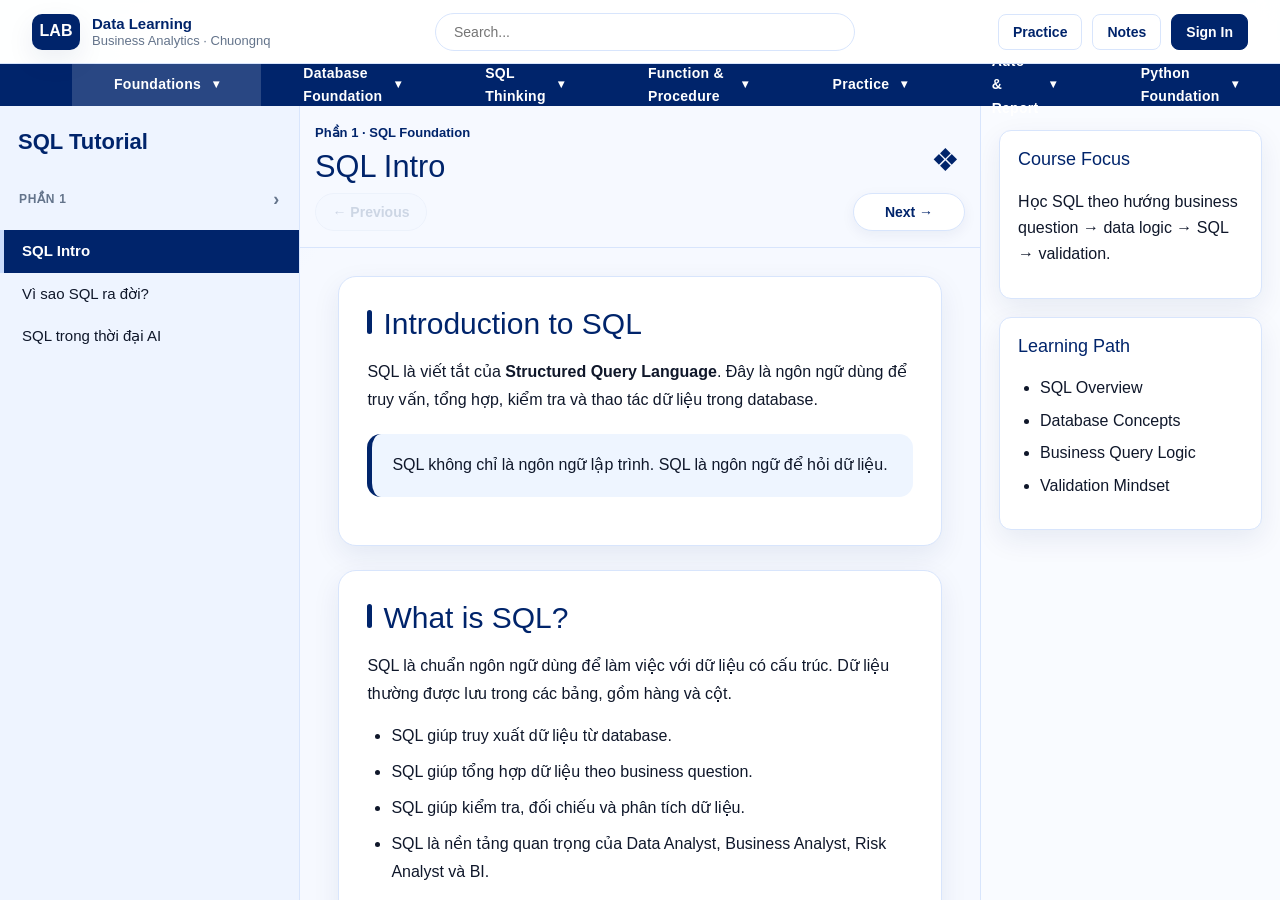
<file: index.html>
<!DOCTYPE html>
<html lang="vi">
<head>
  <meta charset="UTF-8" />
  <meta name="viewport" content="width=device-width, initial-scale=1.0" />

  <title>SQL Tutorial - Business Analytics</title>

  <link rel="stylesheet" href="style/common.css" />
  <link rel="stylesheet" href="style/style_overview.css" />
</head>

<body data-active-module="foundations">
  <div id="commonHeader"></div>

  <div class="app-layout">
    <aside class="left-sidebar">
      <div class="sidebar-title" id="sidebarTitle">
        SQL Foundations
      </div>

      <div class="sidebar-list" id="sidebarList">
        <!-- Render by JS -->
      </div>
    </aside>

    <main class="content">
      <div class="lesson-header-wrapper">
        <div class="content-inner lesson-header-inner">
          <div class="lesson-top">
            <div>
              <div class="lesson-label" id="lessonLabel">
                SQL Tutorial
              </div>

              <h1 id="lessonTitle">
                Introduction to SQL
              </h1>
            </div>

            <button class="bookmark-btn" type="button" title="Bookmark">
              ❖
            </button>
          </div>

          <div class="lesson-nav">
            <button type="button" id="prevBtn">
              ← Previous
            </button>

            <button type="button" id="nextBtn">
              Next →
            </button>
          </div>
        </div>
      </div>

      <div class="content-body">
        <div class="content-inner">
          <article id="lessonContent">
            <!-- Render by JS -->
          </article>
        </div>
      </div>
    </main>

    <aside class="right-sidebar">
      <div class="info-card">
        <h3>Course Focus</h3>
        <p>
          Học SQL theo hướng business question → data logic → SQL → validation.
        </p>
      </div>

      <div class="info-card">
        <h3>Learning Path</h3>

        <ul>
          <li>SQL Overview</li>
          <li>Database Concepts</li>
          <li>Business Query Logic</li>
          <li>Validation Mindset</li>
        </ul>
      </div>
    </aside>
  </div>

  <script src="js/common_loader.js"></script>
  <script src="js/page/sql_overview.js"></script>
</body>
</html>
</file>
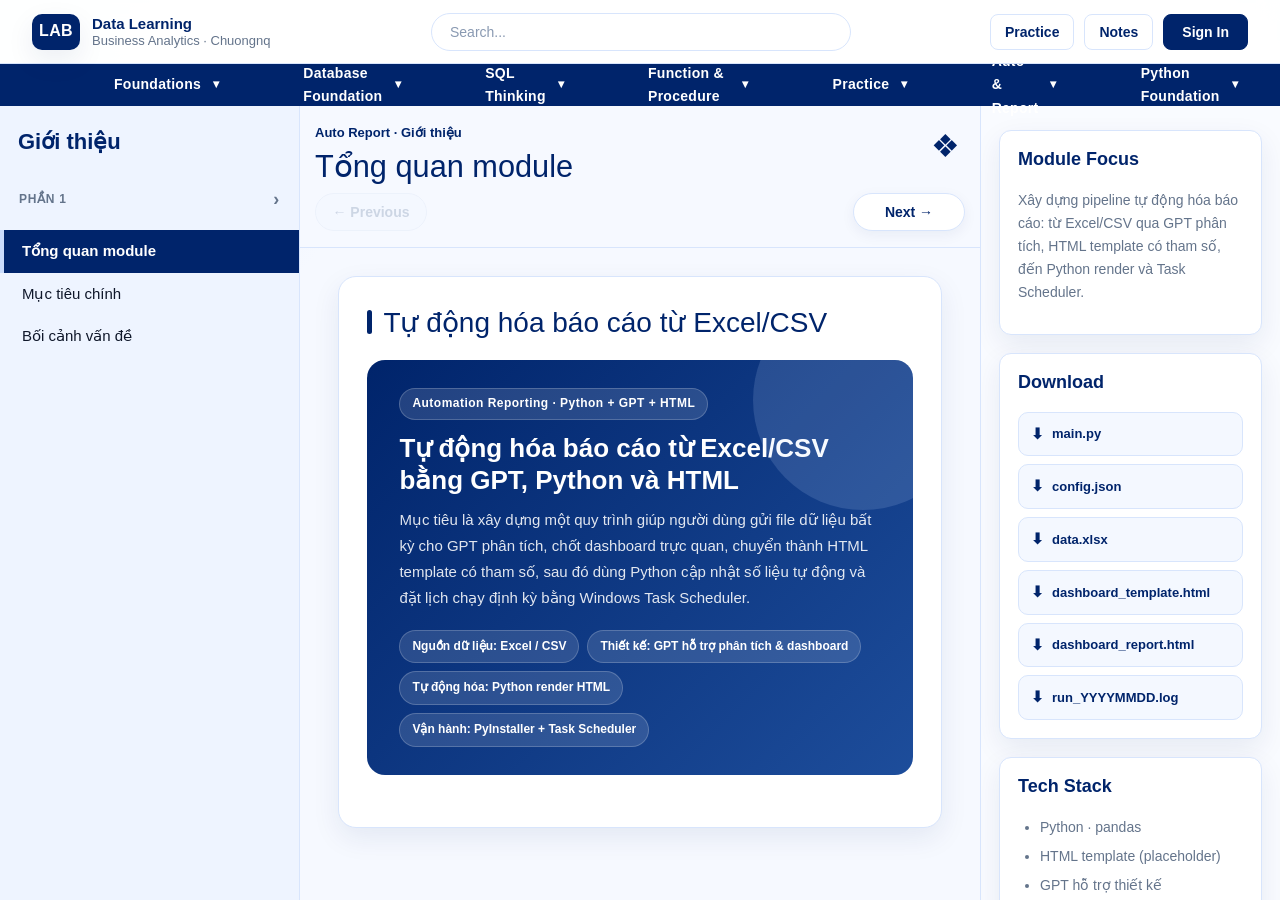
<file: page/auto_report.html>
<!DOCTYPE html>
<html lang="vi">
<head>
  <meta charset="UTF-8" />
  <meta name="viewport" content="width=device-width, initial-scale=1.0" />
  <title>Auto Report — Data Learning</title>

  <link rel="stylesheet" href="../style/common.css" />
  <link rel="stylesheet" href="../style/style_auto_report.css" />
</head>

<body data-active-module="auto-report">
  <div id="commonHeader"></div>

  <div class="app-layout">
    <aside class="left-sidebar">
      <div class="sidebar-title" id="sidebarTitle">
        Auto Report
      </div>
      <div class="sidebar-list" id="sidebarList">
        <!-- Render by JS -->
      </div>
    </aside>

    <main class="content">
      <div class="lesson-header-wrapper">
        <div class="content-inner lesson-header-inner">

          <div class="lesson-top">
            <div>
              <div class="lesson-label" id="lessonLabel">
                Auto Report · Python + GPT + HTML
              </div>
              <h1 id="lessonTitle">
                Tự động hóa báo cáo
              </h1>
            </div>
            <div class="header-actions-right">
              <button class="bookmark-btn" type="button" title="Bookmark">❖</button>
            </div>
          </div>

          <div class="lesson-nav">
            <button type="button" id="prevBtn">← Previous</button>
            <button type="button" id="nextBtn">Next →</button>
          </div>
        </div>
      </div>

      <div class="content-body">
        <div class="content-inner">
          <article id="lessonContent">
            <!-- Render by JS -->
          </article>
        </div>
      </div>
    </main>

    <aside class="right-sidebar">
      <div class="info-card">
        <h3>Module Focus</h3>
        <p>
          Xây dựng pipeline tự động hóa báo cáo: từ Excel/CSV qua GPT phân tích,
          HTML template có tham số, đến Python render và Task Scheduler.
        </p>
      </div>

      <div class="info-card">
        <h3>Download</h3>
        <div class="download-list">
          <a class="download-btn" href="../scr/auto_report_project/main.py" download>
            <span class="dl-icon">⬇</span>
            <span>main.py</span>
          </a>
          <a class="download-btn" href="../scr/auto_report_project/config/config.json" download>
            <span class="dl-icon">⬇</span>
            <span>config.json</span>
          </a>
          <a class="download-btn" href="../scr/auto_report_project/input/data.xlsx" download>
            <span class="dl-icon">⬇</span>
            <span>data.xlsx</span>
          </a>
          <a class="download-btn" href="../scr/auto_report_project/template/dashboard_template.html" download>
            <span class="dl-icon">⬇</span>
            <span>dashboard_template.html</span>
          </a>
          <a class="download-btn" href="../scr/auto_report_project/output/dashboard_report.html" download>
            <span class="dl-icon">⬇</span>
            <span>dashboard_report.html</span>
          </a>
          <a class="download-btn" href="../scr/auto_report_project/logs/run_YYYYMMDD.log" download>
            <span class="dl-icon">⬇</span>
            <span>run_YYYYMMDD.log</span>
          </a>
        </div>
      </div>

      <div class="info-card">
        <h3>Tech Stack</h3>
        <ul>
          <li>Python · pandas</li>
          <li>HTML template (placeholder)</li>
          <li>GPT hỗ trợ thiết kế</li>
          <li>PyInstaller · .exe</li>
          <li>Windows Task Scheduler</li>
        </ul>
      </div>

      <div class="info-card">
        <h3>Learning Path</h3>
        <ul>
          <li>Mục tiêu & bối cảnh</li>
          <li>Quy trình tổng thể</li>
          <li>Tham số hóa HTML</li>
          <li>Python render tự động</li>
          <li>Đóng gói & vận hành</li>
        </ul>
      </div>
    </aside>
  </div>

  <script src="../js/common_loader.js"></script>
  <script src="../js/page/auto_report.js"></script>
</body>
</html>
</file>
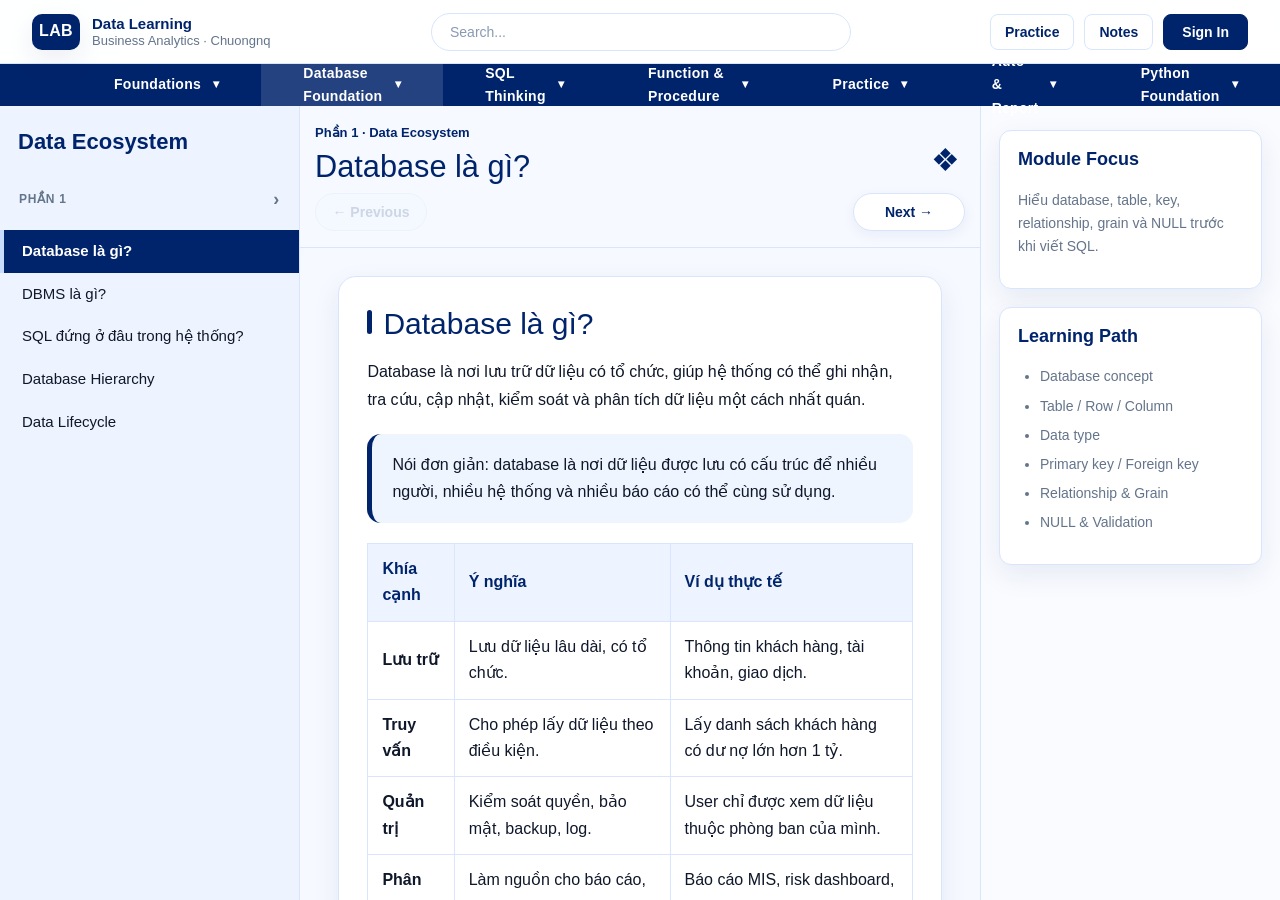
<file: page/database_foundation.html>
<!DOCTYPE html>
<html lang="vi">
<head>
  <meta charset="UTF-8" />
  <meta name="viewport" content="width=device-width, initial-scale=1.0" />

  <title>Database Foundation - Data Learning</title>

  <link rel="stylesheet" href="../style/common.css" />
  <link rel="stylesheet" href="../style/style_database_foundation.css" />
</head>

<body data-active-module="database">
  <div id="commonHeader"></div>

  <div class="app-layout">
    <aside class="left-sidebar">
      <div class="sidebar-title" id="sidebarTitle">
        Database Foundation
      </div>

      <div class="sidebar-list" id="sidebarList">
        <!-- Render by JS -->
      </div>
    </aside>

    <main class="content">
      <div class="lesson-header-wrapper">
        <div class="content-inner lesson-header-inner">

          <div class="lesson-top">
            <div>
              <div class="lesson-label" id="lessonLabel">
                Database Foundation
              </div>

              <h1 id="lessonTitle">
                Hiểu dữ liệu trước khi viết SQL
              </h1>
            </div>

            <button class="bookmark-btn" type="button" title="Bookmark">
              ❖
            </button>
          </div>

          <div class="lesson-nav">
            <button type="button" id="prevBtn">
              ← Previous
            </button>

            <button type="button" id="nextBtn">
              Next →
            </button>
          </div>
        </div>
      </div>

      <div class="content-body">
        <div class="content-inner">
          <article id="lessonContent">
            <!-- Render by JS -->
          </article>
        </div>
      </div>
    </main>

    <aside class="right-sidebar">
      <div class="info-card">
        <h3>Module Focus</h3>
        <p>
          Hiểu database, table, key, relationship, grain và NULL trước khi viết SQL.
        </p>
      </div>

      <div class="info-card">
        <h3>Learning Path</h3>

        <ul>
          <li>Database concept</li>
          <li>Table / Row / Column</li>
          <li>Data type</li>
          <li>Primary key / Foreign key</li>
          <li>Relationship & Grain</li>
          <li>NULL & Validation</li>
        </ul>
      </div>
    </aside>
  </div>

  <script src="../js/common_loader.js"></script>
  <script src="../js/page/database_foundation.js"></script>
</body>
</html>
</file>
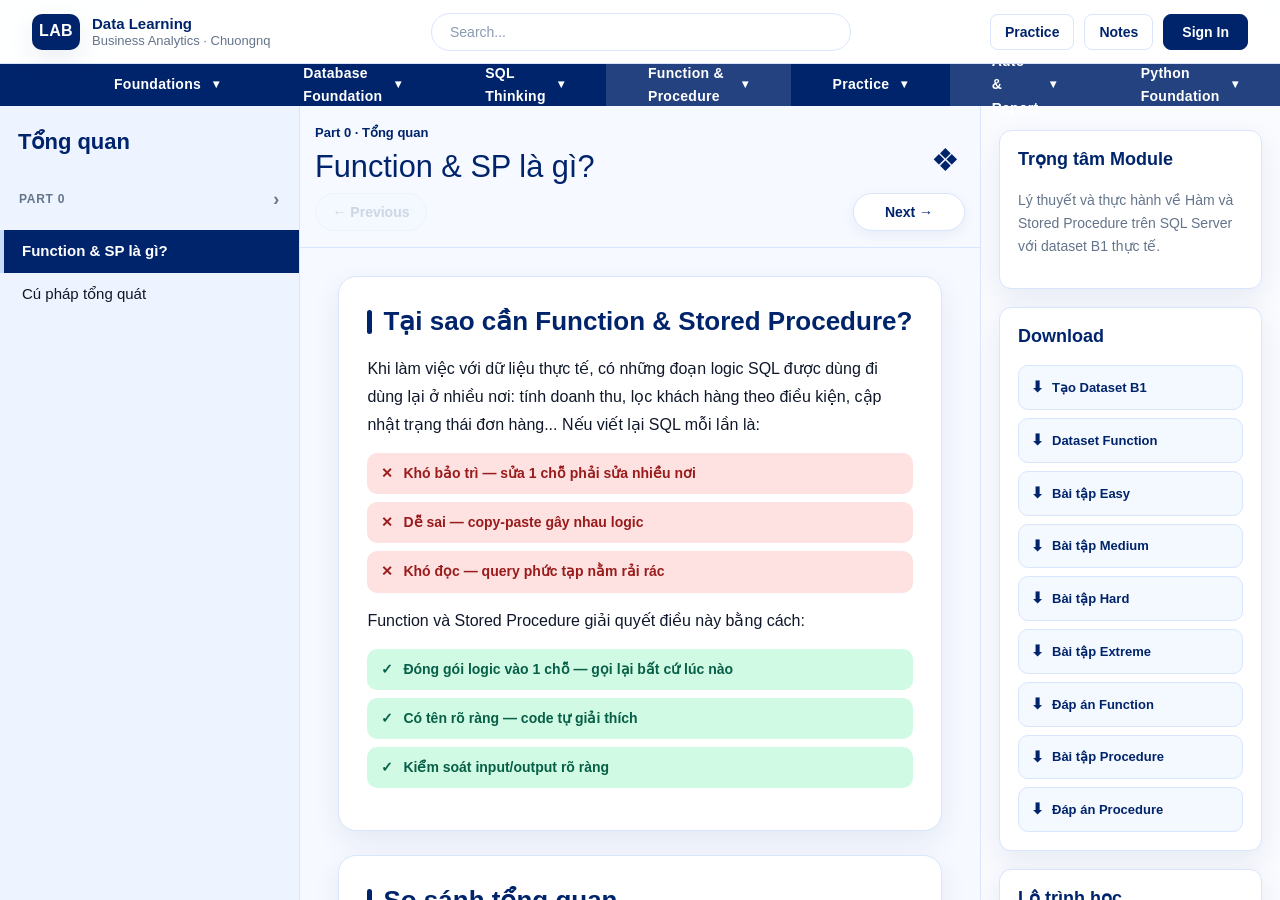
<file: page/func_proc.html>
<!DOCTYPE html>
<html lang="vi">
<head>
  <meta charset="UTF-8" />
  <meta name="viewport" content="width=device-width, initial-scale=1.0" />

  <title>Hàm & Thủ tục - Data Learning</title>

  <link rel="stylesheet" href="../style/common.css" />
  <link rel="stylesheet" href="../style/style_func_proc.css" />
</head>

<body data-active-module="func-proc">
  <div id="commonHeader"></div>

  <div class="app-layout">
    <aside class="left-sidebar">
      <div class="sidebar-title" id="sidebarTitle">
        Hàm & Thủ tục
      </div>

      <div class="sidebar-list" id="sidebarList">
        <!-- Render by JS -->
      </div>
    </aside>

    <main class="content">
      <div class="lesson-header-wrapper">
        <div class="content-inner lesson-header-inner">

          <div class="lesson-top">
            <div>
              <div class="lesson-label" id="lessonLabel">
                Hàm & Thủ tục
              </div>

              <h1 id="lessonTitle">
                Hàm &amp; Thủ tục trong SQL Server
              </h1>
            </div>

            <button class="bookmark-btn" type="button" title="Đánh dấu bài học">❖</button>
          </div>

          <div class="lesson-nav">
            <button type="button" id="prevBtn">← Previous</button>
            <button type="button" id="nextBtn">Next →</button>
          </div>
        </div>
      </div>

      <div class="content-body">
        <div class="content-inner">
          <article id="lessonContent">
            <!-- Render by JS -->
          </article>
        </div>
      </div>
    </main>

    <aside class="right-sidebar">
      <div class="info-card">
        <h3>Trọng tâm Module</h3>
        <p>
          Lý thuyết và thực hành về Hàm và Stored Procedure
          trên SQL Server với dataset B1 thực tế.
        </p>
      </div>

      <div class="info-card">
        <h3>Download</h3>
        <div class="download-list">
          <a class="download-btn" href="../scr/B1/Create dataset B1.sql" download>
            <span class="dl-icon">⬇</span>
            <span>Tạo Dataset B1</span>
          </a>
          <a class="download-btn" href="../scr/Function/00_dataset.sql" download>
            <span class="dl-icon">⬇</span>
            <span>Dataset Function</span>
          </a>
          <a class="download-btn" href="../scr/Function/01_easy_exercises.sql" download>
            <span class="dl-icon">⬇</span>
            <span>Bài tập Easy</span>
          </a>
          <a class="download-btn" href="../scr/Function/02_medium_exercises.sql" download>
            <span class="dl-icon">⬇</span>
            <span>Bài tập Medium</span>
          </a>
          <a class="download-btn" href="../scr/Function/03_hard_exercises.sql" download>
            <span class="dl-icon">⬇</span>
            <span>Bài tập Hard</span>
          </a>
          <a class="download-btn" href="../scr/Function/04_extreme_exercises.sql" download>
            <span class="dl-icon">⬇</span>
            <span>Bài tập Extreme</span>
          </a>
          <a class="download-btn" href="../scr/Function/05_answers.sql" download>
            <span class="dl-icon">⬇</span>
            <span>Đáp án Function</span>
          </a>
          <a class="download-btn" href="../scr/Procedure/06_sp_exercises.sql" download>
            <span class="dl-icon">⬇</span>
            <span>Bài tập Procedure</span>
          </a>
          <a class="download-btn" href="../scr/Procedure/07_sp_answers.sql" download>
            <span class="dl-icon">⬇</span>
            <span>Đáp án Procedure</span>
          </a>
        </div>
      </div>

      <div class="info-card">
        <h3>Lộ trình học</h3>
        <ul>
          <li>Tổng quan về Hàm & Stored Procedure</li>
          <li>Hàm Scalar</li>
          <li>Hàm trả về bảng</li>
          <li>Stored Procedure — Cơ bản</li>
          <li>Stored Procedure — Nâng cao</li>
          <li>Bài tập tổng hợp</li>
        </ul>
      </div>
    </aside>
  </div>

  <script src="../js/common_loader.js"></script>
  <script src="../js/page/func_proc.js"></script>
</body>
</html>
</file>
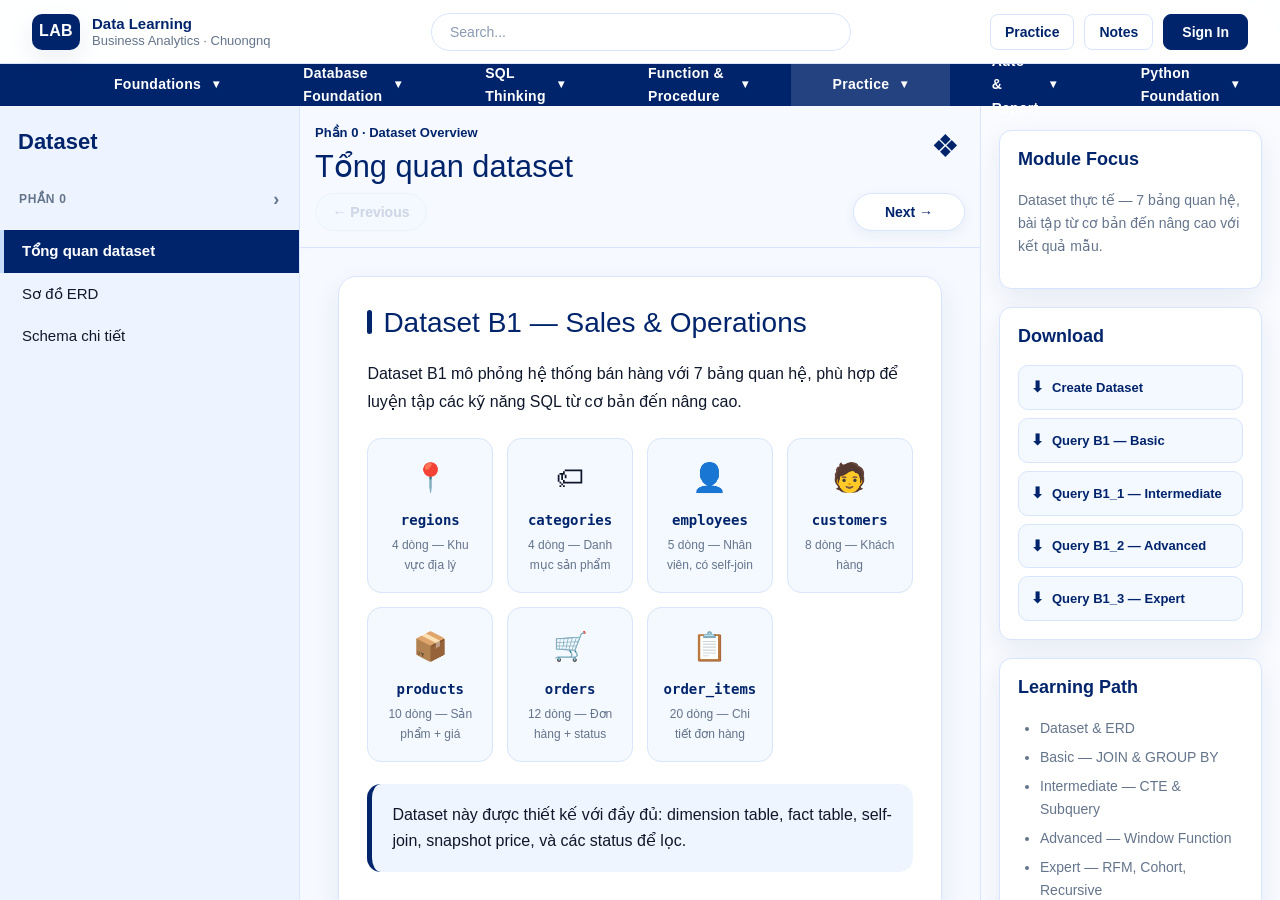
<file: page/practice_b1.html>
<!DOCTYPE html>
<html lang="vi">
<head>
  <meta charset="UTF-8" />
  <meta name="viewport" content="width=device-width, initial-scale=1.0" />

  <title>SQL Practice B1 - Data Learning</title>

  <link rel="stylesheet" href="../style/common.css" />
  <link rel="stylesheet" href="../style/style_practice_b1.css" />
</head>

<body data-active-module="practice">
  <div id="commonHeader"></div>

  <div class="app-layout">
    <aside class="left-sidebar">
      <div class="sidebar-title" id="sidebarTitle">
        SQL Practice B1
      </div>

      <div class="sidebar-list" id="sidebarList">
        <!-- Render by JS -->
      </div>
    </aside>

    <main class="content">
      <div class="lesson-header-wrapper">
        <div class="content-inner lesson-header-inner">

          <div class="lesson-top">
            <div>
              <div class="lesson-label" id="lessonLabel">
                SQL Practice · B1
              </div>

              <h1 id="lessonTitle">
                Dataset & Bài tập SQL
              </h1>
            </div>

            <div class="header-actions-right">
              <button class="bookmark-btn" type="button" title="Bookmark">❖</button>
            </div>
          </div>

          <div class="lesson-nav">
            <button type="button" id="prevBtn">← Previous</button>
            <button type="button" id="nextBtn">Next →</button>
          </div>
        </div>
      </div>

      <div class="content-body">
        <div class="content-inner">
          <article id="lessonContent">
            <!-- Render by JS -->
          </article>
        </div>
      </div>
    </main>

    <aside class="right-sidebar">
      <div class="info-card">
        <h3>Module Focus</h3>
        <p>
          Dataset thực tế — 7 bảng quan hệ, bài tập từ cơ bản đến nâng cao với kết quả mẫu.
        </p>
      </div>

      <div class="info-card">
        <h3>Download</h3>
        <div class="download-list">
          <a class="download-btn" href="../scr/B1/Create dataset B1.sql" download>
            <span class="dl-icon">⬇</span>
            <span>Create Dataset</span>
          </a>
          <a class="download-btn" href="../scr/B1/Query B1.sql" download>
            <span class="dl-icon">⬇</span>
            <span>Query B1 — Basic</span>
          </a>
          <a class="download-btn" href="../scr/B1/Query B1_1.sql" download>
            <span class="dl-icon">⬇</span>
            <span>Query B1_1 — Intermediate</span>
          </a>
          <a class="download-btn" href="../scr/B1/Query B1_2.sql" download>
            <span class="dl-icon">⬇</span>
            <span>Query B1_2 — Advanced</span>
          </a>
          <a class="download-btn" href="../scr/B1/Query B1_3.sql" download>
            <span class="dl-icon">⬇</span>
            <span>Query B1_3 — Expert</span>
          </a>
        </div>
      </div>

      <div class="info-card">
        <h3>Learning Path</h3>
        <ul>
          <li>Dataset & ERD</li>
          <li>Basic — JOIN & GROUP BY</li>
          <li>Intermediate — CTE & Subquery</li>
          <li>Advanced — Window Function</li>
          <li>Expert — RFM, Cohort, Recursive</li>
        </ul>
      </div>
    </aside>
  </div>

  <script src="../js/common_loader.js"></script>
  <script src="../js/page/practice_b1.js"></script>
</body>
</html>
</file>
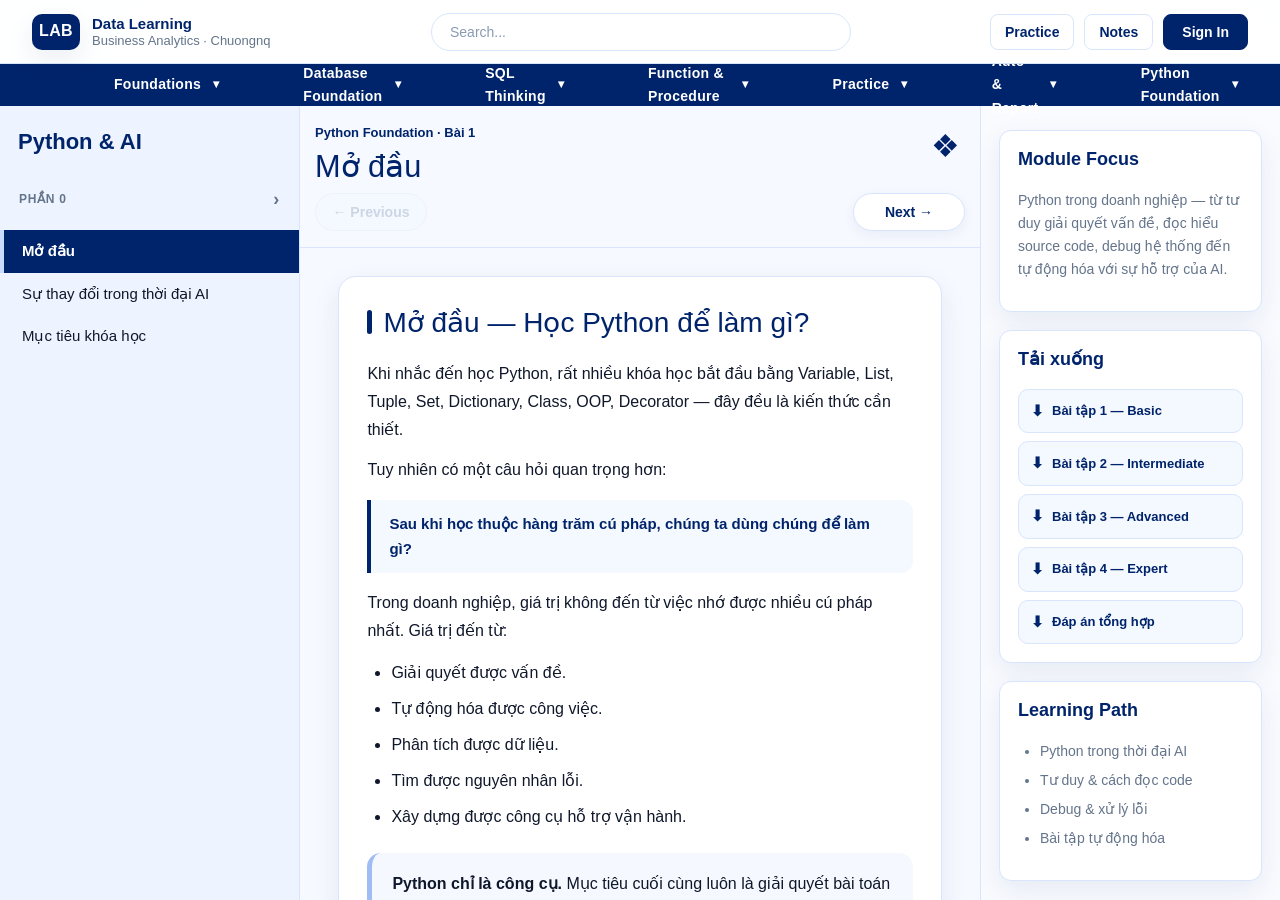
<file: page/python_foundation.html>
<!DOCTYPE html>
<html lang="vi">
<head>
  <meta charset="UTF-8" />
  <meta name="viewport" content="width=device-width, initial-scale=1.0" />
  <title>Python Foundation — Data Learning</title>

  <link rel="stylesheet" href="../style/common.css" />
  <link rel="stylesheet" href="../style/style_practice_b1.css" />
  <link rel="stylesheet" href="../style/style_python_foundation.css" />
</head>

<body data-active-module="python-foundation">
  <div id="commonHeader"></div>

  <div class="app-layout">
    <aside class="left-sidebar">
      <div class="sidebar-title" id="sidebarTitle">
        Python Foundation
      </div>
      <div class="sidebar-list" id="sidebarList">
        <!-- Render by JS -->
      </div>
    </aside>

    <main class="content">
      <div class="lesson-header-wrapper">
        <div class="content-inner lesson-header-inner">

          <div class="lesson-top">
            <div>
              <div class="lesson-label" id="lessonLabel">
                Python Foundation · Bài 1
              </div>
              <h1 id="lessonTitle">
                Python trong thời đại AI
              </h1>
            </div>
            <div class="header-actions-right">
              <button class="bookmark-btn" type="button" title="Bookmark">❖</button>
            </div>
          </div>

          <div class="lesson-nav">
            <button type="button" id="prevBtn">← Previous</button>
            <button type="button" id="nextBtn">Next →</button>
          </div>
        </div>
      </div>

      <div class="content-body">
        <div class="content-inner">
          <article id="lessonContent">
            <!-- Render by JS -->
          </article>
        </div>
      </div>
    </main>

    <aside class="right-sidebar">
      <div class="info-card">
        <h3>Module Focus</h3>
        <p>
          Python trong doanh nghiệp — từ tư duy giải quyết vấn đề, đọc hiểu source code,
          debug hệ thống đến tự động hóa với sự hỗ trợ của AI.
        </p>
      </div>

      <div class="info-card">
        <h3>Tải xuống</h3>
        <div class="download-list">
          <a class="download-btn" href="../scr/python_foundation/01_basic_automation.py" download>
            <span class="dl-icon">⬇</span>
            <span>Bài tập 1 — Basic</span>
          </a>
          <a class="download-btn" href="../scr/python_foundation/02_intermediate_automation.py" download>
            <span class="dl-icon">⬇</span>
            <span>Bài tập 2 — Intermediate</span>
          </a>
          <a class="download-btn" href="../scr/python_foundation/03_advanced_automation.py" download>
            <span class="dl-icon">⬇</span>
            <span>Bài tập 3 — Advanced</span>
          </a>
          <a class="download-btn" href="../scr/python_foundation/04_expert_automation.py" download>
            <span class="dl-icon">⬇</span>
            <span>Bài tập 4 — Expert</span>
          </a>
          <a class="download-btn" href="../scr/python_foundation/answers.py" download>
            <span class="dl-icon">⬇</span>
            <span>Đáp án tổng hợp</span>
          </a>
        </div>
      </div>

      <div class="info-card">
        <h3>Learning Path</h3>
        <ul>
          <li>Python trong thời đại AI</li>
          <li>Tư duy & cách đọc code</li>
          <li>Debug & xử lý lỗi</li>
          <li>Bài tập tự động hóa</li>
        </ul>
      </div>
    </aside>
  </div>

  <script src="../js/common_loader.js"></script>
  <script src="../js/page/python_foundation.js"></script>
</body>
</html>
</file>
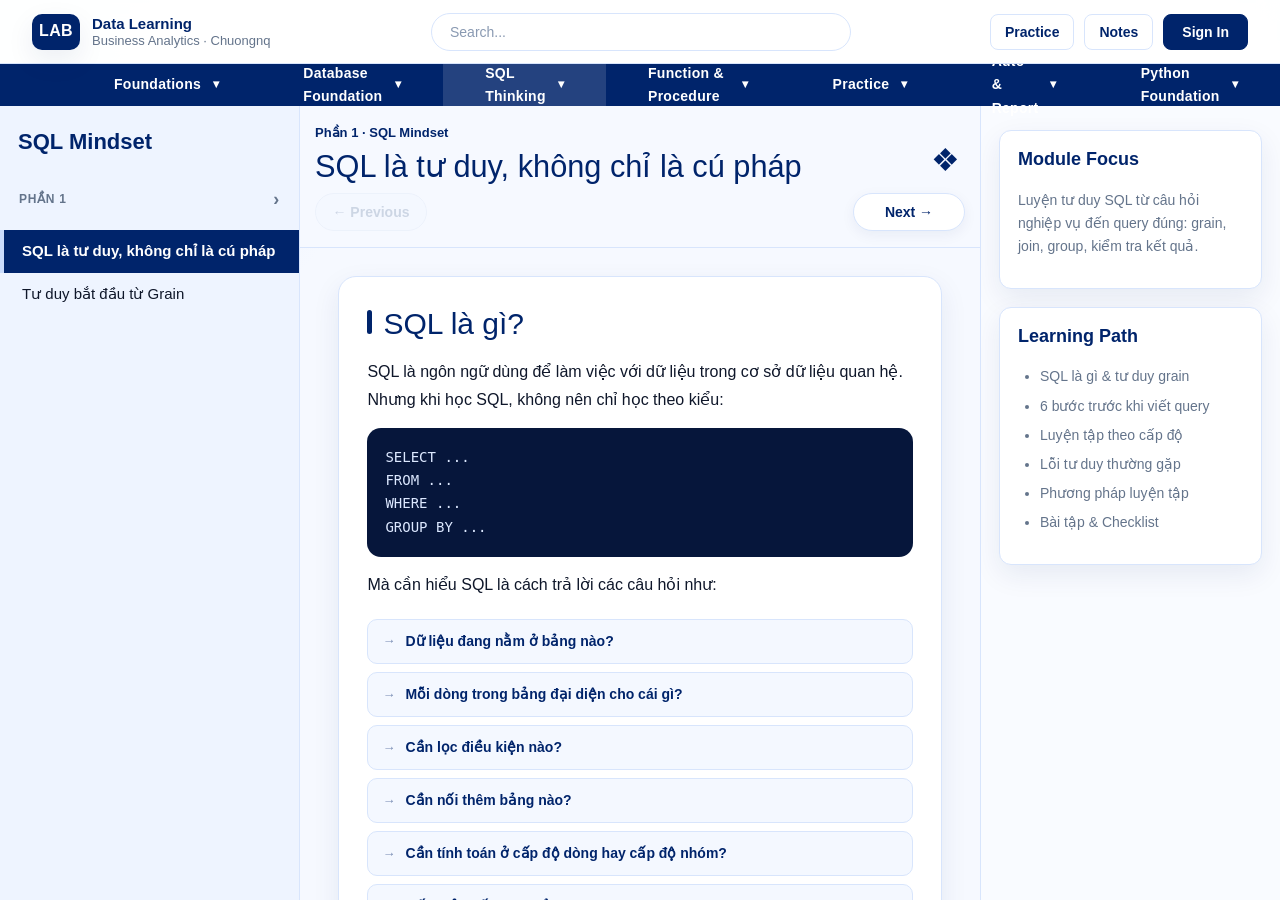
<file: page/sql_thinking.html>
<!DOCTYPE html>
<html lang="vi">
<head>
  <meta charset="UTF-8" />
  <meta name="viewport" content="width=device-width, initial-scale=1.0" />

  <title>SQL Thinking - Data Learning</title>

  <link rel="stylesheet" href="../style/common.css" />
  <link rel="stylesheet" href="../style/style_sql_thinking.css" />
</head>

<body data-active-module="sql-thinking">
  <div id="commonHeader"></div>

  <div class="app-layout">
    <aside class="left-sidebar">
      <div class="sidebar-title" id="sidebarTitle">
        SQL Thinking
      </div>

      <div class="sidebar-list" id="sidebarList">
        <!-- Render by JS -->
      </div>
    </aside>

    <main class="content">
      <div class="lesson-header-wrapper">
        <div class="content-inner lesson-header-inner">

          <div class="lesson-top">
            <div>
              <div class="lesson-label" id="lessonLabel">
                SQL Thinking
              </div>

              <h1 id="lessonTitle">
                Cách luyện tập tư duy SQL
              </h1>
            </div>

            <button class="bookmark-btn" type="button" title="Bookmark">
              ❖
            </button>
          </div>

          <div class="lesson-nav">
            <button type="button" id="prevBtn">
              ← Previous
            </button>

            <button type="button" id="nextBtn">
              Next →
            </button>
          </div>
        </div>
      </div>

      <div class="content-body">
        <div class="content-inner">
          <article id="lessonContent">
            <!-- Render by JS -->
          </article>
        </div>
      </div>
    </main>

    <aside class="right-sidebar">
      <div class="info-card">
        <h3>Module Focus</h3>
        <p>
          Luyện tư duy SQL từ câu hỏi nghiệp vụ đến query đúng: grain, join, group, kiểm tra kết quả.
        </p>
      </div>

      <div class="info-card">
        <h3>Learning Path</h3>

        <ul>
          <li>SQL là gì & tư duy grain</li>
          <li>6 bước trước khi viết query</li>
          <li>Luyện tập theo cấp độ</li>
          <li>Lỗi tư duy thường gặp</li>
          <li>Phương pháp luyện tập</li>
          <li>Bài tập & Checklist</li>
        </ul>
      </div>
    </aside>
  </div>

  <script src="../js/common_loader.js"></script>
  <script src="../js/page/sql_thinking.js"></script>
</body>
</html>
</file>
<file: style/common.css>
/* =========================================================
   ROOT THEME
========================================================= */

:root {
  --primary: #00246B;
  --primary-dark: #001A52;
  --primary-light: #1D4D9B;

  --accent: #CADCFC;
  --accent-dark: #9FBDF4;
  --accent-soft: #EEF4FF;

  --bg: #F6F9FF;

  --surface: #FFFFFF;
  --surface-soft: #F8FBFF;

  --text: #0F172A;
  --muted: #64748B;

  --line: #D8E5FC;

  --success: #10B981;
  --warning: #F59E0B;
  --danger: #EF4444;

  --code-bg: #06163B;
  --code-text: #DCE8FF;

  --shadow:
    0 10px 28px rgba(0, 36, 107, 0.08);

  --radius-lg: 24px;
  --radius-md: 18px;
  --radius-sm: 12px;

  --top-header-height: 64px;
  --main-nav-height: 42px;
  --fixed-header-height: 106px;
}

/* =========================================================
   RESET
========================================================= */

* {
  box-sizing: border-box;
}

html {
  scroll-behavior: smooth;
}

body {
  margin: 0;

  font-family:
    "Inter",
    "Be Vietnam Pro",
    -apple-system,
    BlinkMacSystemFont,
    "Segoe UI",
    sans-serif;

  color: var(--text);

  background:
    radial-gradient(
      circle at top left,
      rgba(202, 220, 252, 0.45),
      transparent 26%
    ),
    radial-gradient(
      circle at top right,
      rgba(0, 36, 107, 0.06),
      transparent 22%
    ),
    var(--bg);

  line-height: 1.65;
}

button,
input,
textarea {
  font-family: inherit;
}

a {
  color: inherit;
  text-decoration: none;
}

img {
  max-width: 100%;
}

p {
  margin: 12px 0;
}

ul {
  margin: 12px 0;
  padding-left: 22px;
}

li {
  margin: 6px 0;
}

h1,
h2,
h3 {
  margin-top: 0;
  color: var(--primary);
}

h1 {
  font-size: clamp(28px, 1.8vw, 34px);
  line-height: 1;
  font-weight: 700;
}

h2 {
  font-size: 26px;
  line-height: 1.1;
  font-weight: 600;
}

h3 {
  font-size: 22px;
  line-height: 1.2;
  font-weight: 500;
}

/* =========================================================
   TOP HEADER
========================================================= */

.top-header {
  height: var(--top-header-height);

  display: flex;
  align-items: center;
  gap: 24px;

  padding: 0 28px;

  background: rgba(255, 255, 255, 0.96);

  border-bottom: 1px solid var(--line);

  backdrop-filter: blur(12px);

  position: sticky;
  top: 0;

  z-index: 60;
}

.brand {
  display: flex;
  align-items: center;
  gap: 12px;

  min-width: 260px;
}

.brand-logo {
  width: 46px;
  height: 36px;

  border-radius: 12px;

  background: var(--primary);
  color: #FFFFFF;

  display: flex;
  align-items: center;
  justify-content: center;

  font-size: 16px;
  font-weight: 900;

  box-shadow: var(--shadow);
}

.brand-text {
  display: flex;
  flex-direction: column;
  justify-content: center;
}

.brand-text strong {
  color: var(--primary);

  font-size: 15px;
  font-weight: 900;
}

.brand-text span {
  color: var(--muted);

  font-size: 13px;
}

/* =========================================================
   SEARCH
========================================================= */

.header-search {
  flex: 1;

  display: flex;
  justify-content: center;
}

.header-search input {
  width: min(440px, 100%);
  height: 40px;

  border: 1px solid var(--line);

  border-radius: 999px;

  background: #FFFFFF;

  padding: 0 18px;

  font-size: 14px;

  outline: none;

  transition: 0.15s ease;
}

.header-search input:focus {
  border-color: var(--primary);

  box-shadow: 0 0 0 4px rgba(0, 36, 107, 0.08);
}

/* =========================================================
   HEADER ACTIONS
========================================================= */

.header-actions {
  display: flex;
  align-items: center;
  gap: 10px;
}

.header-actions button {
  height: 36px;

  border: 1px solid var(--line);

  border-radius: 10px;

  background: #FFFFFF;

  color: var(--primary);

  padding: 0 16px;

  cursor: pointer;

  font-size: 14px;
  font-weight: 700;

  transition: 0.15s ease;
}

.header-actions button:hover {
  background: var(--accent-soft);
}

.sign-in-btn {
  background: var(--primary) !important;
  color: #FFFFFF !important;
  border-color: var(--primary) !important;
}

/* =========================================================
   MAIN NAV
========================================================= */

.main-nav {
  height: var(--main-nav-height);

  display: flex;
  align-items: stretch;

  background: var(--primary);

  padding-left: 60px;

  position: sticky;
  top: var(--top-header-height);

  z-index: 55;
}

/* =========================================================
   NAV ITEM
========================================================= */

.nav-item {
  position: relative;

  display: flex;
  align-items: stretch;

  transition: 0.15s ease;
}

.nav-item:hover,
.nav-item.active {
  background: rgba(255,255,255,0.12);
}

.nav-link {
  height: 100%;

  display: flex;
  align-items: center;
  gap: 6px;

  padding: 0 20px;

  color: #FFFFFF !important;
  text-decoration: none !important;

  font-size: 14px;
  font-weight: 800;
  letter-spacing: 0.02em;
}

.nav-link:hover,
.nav-link:visited,
.nav-link:focus {
  color: #FFFFFF;
  text-decoration: none;
}

.nav-arrow {
  font-size: 11px;
}

/* =========================================================
   DROPDOWN
========================================================= */

.nav-dropdown {
  position: absolute;

  top: var(--main-nav-height);
  left: 0;

  min-width: 320px;
  max-width: 360px;

  background: #FFFFFF;

  border: 1px solid var(--line);

  border-radius: 0 0 18px 18px;

  box-shadow: var(--shadow);

  overflow: hidden;

  display: none;

  z-index: 100;
}

.nav-item:hover .nav-dropdown {
  display: block;
}

.dropdown-item {
  display: block;

  width: 100%;

  padding: 14px 18px;

  border-bottom: 1px solid var(--line);

  color: var(--text) !important;
  text-decoration: none !important;

  transition: 0.15s ease;
}

.dropdown-item:last-child {
  border-bottom: none;
}

.dropdown-item:hover,
.dropdown-item.active {
  background: var(--accent-soft);
}

.dropdown-item strong {
  display: block;

  color: var(--primary);

  font-size: 14px;
  font-weight: 800;
}

.dropdown-item small {
  display: block;

  margin-top: 4px;

  color: var(--muted);

  font-size: 13px;
  line-height: 1.45;
}

/* =========================================================
   APP LAYOUT
========================================================= */

.app-layout {
  display: grid;

  grid-template-columns:
    300px
    minmax(0, 1fr)
    300px;

  height: calc(100vh - var(--fixed-header-height));

  overflow: hidden;
}

/* =========================================================
   LEFT SIDEBAR
========================================================= */

.left-sidebar {
  background: #EEF4FF;

  border-right: 1px solid var(--line);

  overflow-y: auto;

  padding: 20px 5px;
}

.sidebar-title {
  padding: 0 18px 16px;

  font-size: 20px;
  font-weight: 900;

  color: var(--primary);
}

.sidebar-section-label {
  width: 100%;

  display: flex;
  align-items: center;
  justify-content: space-between;

  padding: 10px 12px;
  margin: 0 0 8px;

  border: 1px solid transparent;
  border-radius: 14px;

  background: transparent;
  color: var(--muted);

  font-size: 12px;
  font-weight: 900;
  letter-spacing: 0.08em;
  text-transform: uppercase;
  text-align: left;

  cursor: pointer;

  transition:
    background 0.16s ease,
    color 0.16s ease,
    border-color 0.16s ease;
}

.sidebar-section-label::after {
  content: "›";

  color: var(--muted);

  font-size: 18px;
  font-weight: 900;

  transition:
    transform 0.16s ease,
    color 0.16s ease;
}

.sidebar-section-label:hover {
  background: #F4F7FF;
  color: var(--primary);
  border-color: var(--line);
}

.sidebar-section-label.active {
  background: #EEF4FF;
  color: var(--primary);
  border-color: rgba(0, 87, 184, 0.18);
}

.sidebar-section-label.active::after {
  transform: rotate(90deg);
  color: var(--primary);
}

.sidebar-link {
  display: block;

  padding: 11px 18px;

  border-left: 4px solid transparent;

  color: var(--text);

  font-size: 15px;
  font-weight: 500;

  transition: 0.15s ease;
}

.sidebar-link:hover {
  background: #DDEAFF;
}

.sidebar-link.active {
  background: var(--primary);

  color: #FFFFFF;

  border-left-color: var(--accent);

  font-weight: 800;
}

/* =========================================================
   CONTENT
========================================================= */

.content {
  display: flex;
  flex-direction: column;

  overflow: hidden;
}

.content-inner {
  width: min(100%, 1380px);

  margin: 0 auto;

  padding-left: clamp(24px, 3vw, 52px);

  padding-right: clamp(24px, 3vw, 52px);
}

/* =========================================================
   LESSON HEADER
========================================================= */

.lesson-header-wrapper {
  background: rgba(246,249,255,0.96);

  backdrop-filter: blur(10px);

  border-bottom: 1px solid var(--line);

  flex: 0 0 auto;

  z-index: 40;
}

.lesson-header-inner {
  padding: 18px 15px;
}

.lesson-top {
  display: flex;
  justify-content: space-between;
  align-items: flex-start;
}

.lesson-label {
  color: var(--primary);

  font-size: 13px;
  font-weight: 900;

  margin-bottom: 8px;
}

.bookmark-btn {
  width: 42px;
  height: 42px;

  border: none;

  background: transparent;

  color: var(--primary);

  font-size: 28px;

  cursor: pointer;
}

/* =========================================================
   LESSON NAV
========================================================= */

.lesson-nav {
  display: flex;
  justify-content: space-between;
}

.lesson-nav button {
  min-width: 120px;
  height: 40px;

  border: 1px solid var(--line);

  border-radius: 999px;

  background: #FFFFFF;

  color: var(--primary);

  padding: 0 18px;

  font-size: 14px;
  font-weight: 800;

  cursor: pointer;

  transition: 0.15s ease;
}

.lesson-nav button:hover:not(:disabled) {
  background: var(--primary);
  color: #FFFFFF;
}

.lesson-nav button:disabled {
  opacity: 0.45;
  cursor: not-allowed;
}

/* =========================================================
   CONTENT BODY
========================================================= */

.content-body {
  flex: 1 1 auto;

  overflow-y: auto;

  padding: 28px 0 80px;
}

/* =========================================================
   LESSON BLOCK
========================================================= */

.lesson-block {
  margin-bottom: 28px;
}

.lesson-block h2 {
  position: relative;

  margin: 0 0 16px;
  padding-left: 16px;

  color: var(--text);

  font-size: 24px;
  font-weight: 900;
  line-height: 1.25;
}

.lesson-block h2::before {
  content: "";

  position: absolute;
  left: 0;
  top: 5px;

  width: 5px;
  height: 24px;

  border-radius: 999px;

  background: var(--primary);
}

.lesson-block p {
  color: var(--text);

  font-size: 16px;
  line-height: 1.75;
}

.lesson-block ul,
.lesson-block ol {
  margin: 14px 0 22px;
  padding-left: 24px;

  color: var(--text);

  font-size: 16px;
  line-height: 1.75;
}

.lesson-block li {
  margin-bottom: 8px;
}

.lesson-block b {
  color: var(--text);
  font-weight: 900;
}

/* =========================================================
   RIGHT SIDEBAR
========================================================= */

.right-sidebar {
  background: #F9FBFF;

  border-left: 1px solid var(--line);

  overflow-y: auto;

  padding: 24px 18px;
}

.info-card {
  background: #FFFFFF;

  border: 1px solid var(--line);

  border-radius: 14px;

  padding: 18px;

  margin-bottom: 18px;

  box-shadow: var(--shadow);
}

/* =========================================================
   SHARED COMPONENTS
========================================================= */

.callout,
.note,
.warning {
  border-radius: 14px;

  padding: 18px 20px;

  margin: 20px 0;
}

.callout {
  background: #EEF5FF;
  border-left: 5px solid var(--primary);
}

.note {
  background: #F5F9FF;
  border-left: 5px solid var(--accent-dark);
}

.warning {
  background: #FFF8EB;
  border-left: 5px solid var(--warning);
}

table {
  width: 100%;

  border-collapse: collapse;

  margin: 20px 0;

  background: #FFFFFF;
}

th,
td {
  border: 1px solid var(--line);

  padding: 12px 14px;

  text-align: left;
}

th {
  background: #EDF4FF;

  color: var(--primary);

  font-weight: 800;
}

pre {
  background: var(--code-bg);
  color: var(--code-text);

  border-radius: 14px;

  padding: 18px;

  overflow-x: auto;

  font-size: 14px;
  line-height: 1.65;
}

/* =========================================================
   SCROLLBAR
========================================================= */

.left-sidebar::-webkit-scrollbar,
.right-sidebar::-webkit-scrollbar,
.content-body::-webkit-scrollbar {
  width: 8px;
}

.left-sidebar::-webkit-scrollbar-thumb,
.right-sidebar::-webkit-scrollbar-thumb,
.content-body::-webkit-scrollbar-thumb {
  background: #C7D8F5;
  border-radius: 999px;
}

/* =========================================================
   RESPONSIVE
========================================================= */

/* =========================================================
   RESPONSIVE / MOBILE OPTIMIZATION
========================================================= */

@supports (height: 100dvh) {
  .app-layout {
    height: calc(100dvh - var(--fixed-header-height));
  }
}

@media (max-width: 1180px) {
  .app-layout {
    grid-template-columns: 260px minmax(0, 1fr);
  }

  .right-sidebar {
    display: none;
  }
}

@media (max-width: 900px) {
  :root {
    --top-header-height: auto;
    --main-nav-height: auto;
    --fixed-header-height: auto;
  }

  body {
    line-height: 1.6;
    overflow-x: hidden;
  }

  .top-header {
    position: sticky;
    top: 0;
    height: auto;
    min-height: 58px;

    flex-wrap: wrap;
    gap: 12px;

    padding: 10px 14px;
  }

  .brand {
    min-width: 0;
    flex: 1;
  }

  .brand-logo {
    width: 42px;
    height: 34px;
    font-size: 14px;
  }

  .brand-text strong {
    font-size: 14px;
  }

  .brand-text span {
    font-size: 12px;
  }

  .header-search {
    order: 3;
    width: 100%;
    flex-basis: 100%;
  }

  .header-search input {
    width: 100%;
    height: 42px;
    font-size: 16px;
  }

  .header-actions {
    display: none;
  }

  .main-nav {
    position: sticky;
    top: 0;

    height: auto;
    min-height: 44px;

    padding-left: 0;

    overflow-x: auto;
    overflow-y: visible;

    -webkit-overflow-scrolling: touch;
  }

  .main-nav::-webkit-scrollbar {
    display: none;
  }

  .nav-item {
    flex: 0 0 auto;
  }

  .nav-link {
    min-height: 44px;
    padding: 0 16px;
    white-space: nowrap;
    font-size: 13px;
  }

  .nav-dropdown {
    position: fixed;
    top: 104px;
    left: 12px;
    right: 12px;

    min-width: auto;
    max-width: none;

    border-radius: 16px;

    z-index: 200;
  }

  .app-layout {
    display: block;
    height: auto;
    min-height: auto;
    overflow: visible;
  }

  .left-sidebar {
    max-height: none;
    overflow-x: auto;
    overflow-y: hidden;

    display: flex;
    gap: 8px;

    padding: 10px 12px;

    border-right: none;
    border-bottom: 1px solid var(--line);

    -webkit-overflow-scrolling: touch;
  }

  .left-sidebar::-webkit-scrollbar {
    display: none;
  }

  .sidebar-title {
    display: none;
  }

  .sidebar-list {
    display: flex;
    gap: 8px;
    min-width: max-content;
  }

  .sidebar-section-label {
    min-height: 40px;
    margin: 0;

    white-space: nowrap;

    border-radius: 999px;
    background: #FFFFFF;
  }

  .sidebar-section-label::after {
    display: none;
  }

  .sidebar-link {
    min-height: 40px;

    border-left: none;
    border-radius: 999px;

    padding: 9px 14px;

    white-space: nowrap;

    background: #FFFFFF;

    font-size: 14px;
  }

  .sidebar-link.active {
    background: var(--primary);
    color: #FFFFFF;
  }

  .content {
    overflow: visible;
  }

  .content-inner {
    width: 100%;

    padding-left: 16px;
    padding-right: 16px;
  }

  .lesson-header-wrapper {
    position: relative;
  }

  .lesson-header-inner {
    padding: 18px 16px;
  }

  .lesson-top {
    gap: 14px;
  }

  h1 {
    font-size: 26px;
    line-height: 1.12;
  }

  h2 {
    font-size: 22px;
  }

  h3 {
    font-size: 19px;
  }

  .bookmark-btn {
    width: 38px;
    height: 38px;
    font-size: 24px;
  }

  .lesson-nav {
    gap: 10px;
    margin-top: 14px;
  }

  .lesson-nav button {
    flex: 1;
    min-width: 0;
    height: 42px;

    padding: 0 12px;

    font-size: 13px;
  }

  .content-body {
    overflow: visible;

    padding: 22px 0 56px;
  }

  .lesson-block {
    margin-bottom: 24px;
  }

  .lesson-block h2 {
    font-size: 21px;
  }

  .lesson-block p,
  .lesson-block ul,
  .lesson-block ol {
    font-size: 15.5px;
    line-height: 1.7;
  }

  .callout,
  .note,
  .warning {
    padding: 15px 16px;
    border-radius: 12px;
  }

  table {
    display: block;
    overflow-x: auto;
    white-space: nowrap;

    -webkit-overflow-scrolling: touch;
  }

  pre {
    font-size: 13px;
    border-radius: 12px;
    padding: 14px;

    -webkit-overflow-scrolling: touch;
  }
}

@media (max-width: 520px) {
  .brand-text span {
    display: none;
  }

  .top-header {
    padding: 9px 12px;
  }

  .brand-logo {
    width: 38px;
    height: 32px;
  }

  .lesson-label {
    font-size: 12px;
  }

  h1 {
    font-size: 24px;
  }

  .content-inner {
    padding-left: 14px;
    padding-right: 14px;
  }

  .lesson-nav {
    flex-direction: column;
  }

  .lesson-nav button {
    width: 100%;
  }

  th,
  td {
    padding: 10px 12px;
    font-size: 14px;
  }
}
</file>
<file: style/style_overview.css>
/* =========================================================
   style_database_foundation.css
   Style đặc thù của trang Database Foundation.
   Load sau common.css.
   Chỉ chứa: (1) override giá trị khác common gốc,
             (2) additions không có trong common gốc.
========================================================= */

/* =========================================================
   TOP HEADER OVERRIDES
========================================================= */

.top-header {
  padding: 0 32px;
  backdrop-filter: blur(10px);
  z-index: 50;
}

/* =========================================================
   BRAND OVERRIDES
========================================================= */

.brand-logo {
  width: 48px;
  border-radius: 10px;
}

.brand-text {
  line-height: 1.2;
}

.brand-text strong {
  font-weight: 800;
}

/* =========================================================
   HEADER SEARCH OVERRIDES
========================================================= */

.header-search input {
  width: min(420px, 100%);
  height: 38px;
  background: #fff;
  color: var(--text);
}

/* =========================================================
   HEADER ACTIONS OVERRIDES
========================================================= */

.header-actions button {
  border-radius: 8px;
  background: #fff;
  padding: 0 14px;
  font-weight: 600;
}

.header-actions .sign-in-btn {
  background: var(--primary);
  color: #fff;
  border-color: var(--primary);
  font-weight: 800;
}

/* =========================================================
   MAIN NAV OVERRIDES
========================================================= */

.main-nav {
  padding-left: 72px;
  color: #fff;
  z-index: 45;
}

/* =========================================================
   NAV ITEM OVERRIDES
========================================================= */

.nav-item {
  padding: 0 22px;
  align-items: center;
  cursor: pointer;
  color: #fff;
  font-size: 14px;
  font-weight: 800;
}

.nav-item:hover,
.nav-item.active {
  background: rgba(255, 255, 255, 0.16);
}

.nav-arrow {
  margin-left: 6px;
  font-size: 12px;
}

/* =========================================================
   NAV DROPDOWN OVERRIDES
========================================================= */

.nav-dropdown {
  width: 290px;
  min-width: unset;
  max-width: unset;
  background: #fff;
  border-radius: 0 0 14px 14px;
  color: var(--text);
}

.nav-item:hover .nav-dropdown {
  display: block;
}

.dropdown-item {
  cursor: pointer;
  font-size: 14px;
  font-weight: 600;
  padding: 13px 16px;
}

.dropdown-item:hover,
.dropdown-item.active {
  color: var(--primary);
  font-weight: 800;
}

.dropdown-item small {
  margin-top: 3px;
  font-size: 12px;
  font-weight: 400;
}

/* =========================================================
   SIDEBAR OVERRIDES
========================================================= */

.left-sidebar {
  height: calc(100vh - var(--fixed-header-height));
  min-height: 0;
  overflow-x: hidden;
  padding: 18px 0;
}

.sidebar-title {
  font-size: 22px;
  padding: 0 18px 14px;
  font-weight: 800;
}

.sidebar-section-label {
  padding: 10px 18px 6px;
  font-weight: 800;
  letter-spacing: 0.06em;
}

.sidebar-link {
  padding: 9px 18px;
  text-decoration: none;
  cursor: pointer;
}

.sidebar-link.active {
  color: #fff;
}

/* =========================================================
   APP LAYOUT OVERRIDES
========================================================= */

.app-layout {
  min-height: 0;
}

/* =========================================================
   CONTENT OVERRIDES
========================================================= */

.content {
  min-width: 0;
  min-height: 0;
  height: calc(100vh - var(--fixed-header-height));
  background: transparent;
}

.content-inner {
  width: min(100%, 1320px);
  max-width: 1320px;
}

.lesson-header-wrapper {
  position: relative;
}

.lesson-header-inner {
  padding-top: 16px;
  padding-bottom: 16px;
}

.lesson-breadcrumb {
  color: var(--muted);
  font-size: 13px;
  font-weight: 700;
  margin-bottom: 8px;
}

.lesson-top {
  gap: 24px;
}

.lesson-label {
  font-weight: 800;
  margin-bottom: 6px;
}

h1 {
  margin: 0;
  color: var(--primary);
  font-size: clamp(30px, 2.4vw, 42px);
  font-weight: 500;
  line-height: 1.15;
}

.bookmark-btn {
  width: 40px;
  height: 40px;
  margin-top: 18px;
  font-size: 32px;
}

/* =========================================================
   LESSON NAV OVERRIDES
========================================================= */

.lesson-nav {
  align-items: center;
  padding-top: 8px;
}

.lesson-nav button {
  min-width: 112px;
  height: 38px;
  background: #fff;
  padding: 0 16px;
  box-shadow: 0 4px 14px rgba(0, 36, 107, 0.06);
}

.lesson-nav button:hover:not(:disabled) {
  color: #fff;
}

.lesson-nav button:disabled {
  background: #F2F6FF;
  color: #9AAAC4;
  border-color: #E0E8F6;
  box-shadow: none;
}

/* =========================================================
   CONTENT BODY OVERRIDES
========================================================= */

.content-body {
  min-height: 0;
  overflow-x: hidden;
}

/* =========================================================
   LESSON BLOCK OVERRIDES
========================================================= */

.lesson-block {
  background: #fff;
  border: 1px solid var(--line);
  border-radius: 18px;
  padding: 28px;
  margin-bottom: 24px;
  box-shadow: var(--shadow);
}

.lesson-block h2 {
  color: var(--primary);
  font-size: 30px;
  font-weight: 500;
}

/* =========================================================
   RIGHT SIDEBAR OVERRIDES
========================================================= */

.right-sidebar {
  height: calc(100vh - var(--fixed-header-height));
  min-height: 0;
  overflow-x: hidden;
}

.info-card {
  background: #fff;
  border-radius: 12px;
}

.info-card h3 {
  margin-top: 0;
  color: var(--primary);
  font-size: 18px;
}

/* =========================================================
   SCROLLBAR OVERRIDES
========================================================= */

.left-sidebar::-webkit-scrollbar,
.right-sidebar::-webkit-scrollbar {
  width: 6px;
}

.content-body::-webkit-scrollbar {
  width: 8px;
}

.left-sidebar::-webkit-scrollbar-track,
.right-sidebar::-webkit-scrollbar-track,
.content-body::-webkit-scrollbar-track {
  background: transparent;
}

/* =========================================================
   DB FOUNDATION SPECIFIC — additions
========================================================= */

.concept-grid {
  display: grid;
  grid-template-columns: repeat(4, minmax(0, 1fr));
  gap: 16px;
  margin: 22px 0;
}

.concept-card {
  background: #F8FBFF;
  border: 1px solid var(--line);
  border-radius: 16px;
  padding: 18px;
}

.concept-card h3 {
  margin: 0 0 8px;
  color: var(--primary);
  font-size: 18px;
}

.db-hierarchy {
  display: flex;
  flex-wrap: wrap;
  gap: 12px;
  margin: 22px 0;
}

.db-hierarchy span {
  background: var(--primary);
  color: #fff;
  border-radius: 999px;
  padding: 10px 16px;
  font-weight: 800;
}

.relationship-flow {
  display: grid;
  grid-template-columns: 1fr 120px 1fr;
  gap: 16px;
  align-items: center;
  margin: 24px 0;
}

.relationship-box {
  background: #fff;
  border: 1px solid var(--line);
  border-radius: 16px;
  padding: 18px;
  box-shadow: var(--shadow);
}

.relationship-arrow {
  color: var(--primary);
  font-size: 28px;
  font-weight: 900;
  text-align: center;
}

.grain-table td:first-child {
  font-weight: 800;
  color: var(--primary);
}

.null-warning {
  background: #FFF8EB;
  border-left: 5px solid var(--warning);
  border-radius: 12px;
  padding: 18px 20px;
  font-weight: 700;
}


/* =========================================================
   NEXT PART BUTTON
========================================================= */

.lesson-nav button.btn--next-part {
  background: var(--primary);
  color: #FFFFFF;
  border-color: var(--primary);
  font-weight: 700;
  min-width: 160px;
  transition:
    background 0.15s ease,
    transform 0.15s ease,
    box-shadow 0.15s ease;
}

.lesson-nav button.btn--next-part:hover {
  background: var(--primary-dark, #001F6B);
  border-color: var(--primary-dark, #001F6B);
  transform: translateY(-1px);
  box-shadow: 0 8px 20px rgba(0, 36, 107, 0.25);
}
/* =========================================================
   RESPONSIVE — DB FOUNDATION SPECIFIC
========================================================= */

/* =========================================================
   RESPONSIVE — DB FOUNDATION SPECIFIC
========================================================= */

@supports (height: 100dvh) {
  .left-sidebar,
  .content,
  .right-sidebar {
    height: calc(100dvh - var(--fixed-header-height));
  }
}

@media (min-width: 1600px) {
  .content-inner {
    max-width: 1440px;
  }
}

@media (max-width: 1180px) {
  .content-inner {
    max-width: none;
    width: 100%;
    padding-left: 32px;
    padding-right: 32px;
  }

  .concept-grid {
    grid-template-columns: repeat(2, minmax(0, 1fr));
  }

  .relationship-flow {
    grid-template-columns: 1fr;
  }

  .relationship-arrow {
    transform: rotate(90deg);
  }
}

@media (max-width: 900px) {
  .top-header {
    height: auto;
    min-height: 58px;
    gap: 12px;
    padding: 10px 14px;
  }

  .brand {
    min-width: 0;
    flex: 1;
  }

  .brand-logo {
    width: 42px;
    height: 34px;
    font-size: 14px;
  }

  .brand-text {
    min-width: 0;
  }

  .brand-text strong {
    font-size: 14px;
    white-space: nowrap;
  }

  .brand-text span {
    font-size: 12px;
  }

  .header-search {
    order: 3;
    flex-basis: 100%;
    width: 100%;
  }

  .header-search input {
    width: 100%;
    height: 42px;
    font-size: 16px;
  }

  .header-actions {
    display: none;
  }

  .main-nav {
    padding-left: 0;
    overflow-x: auto;
    overflow-y: visible;
    -webkit-overflow-scrolling: touch;
  }

  .main-nav::-webkit-scrollbar {
    display: none;
  }

  .nav-item {
    flex: 0 0 auto;
    padding: 0;
  }

  .nav-link {
    min-height: 44px;
    padding: 0 16px;
    white-space: nowrap;
  }

  .nav-dropdown {
    position: fixed;
    top: 104px;
    left: 12px;
    right: 12px;
    width: auto;
    min-width: auto;
    max-width: none;
    border-radius: 16px;
    z-index: 200;
  }

  .app-layout {
    display: block;
    height: auto;
    overflow: visible;
  }

  .left-sidebar {
    height: auto;
    overflow-x: auto;
    overflow-y: hidden;
    padding: 10px 12px;
    border-right: none;
    border-bottom: 1px solid var(--line);
    -webkit-overflow-scrolling: touch;
  }

  .left-sidebar::-webkit-scrollbar {
    display: none;
  }

  .sidebar-title {
    display: none;
  }

  .sidebar-list {
    display: flex;
    gap: 8px;
    min-width: max-content;
  }

  .sidebar-section-label {
    min-height: 40px;
    margin: 0;
    padding: 9px 14px;
    border-radius: 999px;
    background: #FFFFFF;
    white-space: nowrap;
  }

  .sidebar-section-label::after {
    display: none;
  }

  .sidebar-link {
    min-height: 40px;
    padding: 9px 14px;
    border-left: none;
    border-radius: 999px;
    background: #FFFFFF;
    white-space: nowrap;
    font-size: 14px;
  }

  .sidebar-link.active {
    background: var(--primary);
    color: #FFFFFF;
  }

  .content {
    height: auto;
    min-height: auto;
    display: block;
    overflow: visible;
  }

  .content-inner {
    width: 100%;
    max-width: none;
    padding-left: 16px;
    padding-right: 16px;
  }

  .lesson-header-wrapper {
    position: relative;
    background: rgba(246, 249, 255, 0.96);
    backdrop-filter: blur(10px);
  }

  .lesson-header-inner {
    padding-top: 18px;
    padding-bottom: 18px;
  }

  .lesson-breadcrumb {
    font-size: 12px;
    margin-bottom: 6px;
  }

  .lesson-top {
    gap: 14px;
  }

  h1 {
    font-size: 26px;
    line-height: 1.15;
  }

  .bookmark-btn {
    width: 38px;
    height: 38px;
    margin-top: 8px;
    font-size: 24px;
  }

  .lesson-nav {
    gap: 10px;
    padding-top: 14px;
  }

  .lesson-nav button {
    flex: 1;
    min-width: 0;
    height: 42px;
    padding: 0 12px;
    font-size: 13px;
  }

  .content-body {
    overflow: visible;
    padding-top: 18px;
    padding-bottom: 56px;
  }

  .lesson-block {
    padding: 20px;
    border-radius: 16px;
    margin-bottom: 18px;
  }

  .lesson-block h2 {
    font-size: 22px;
    line-height: 1.25;
  }

  .lesson-block h3 {
    font-size: 19px;
    line-height: 1.3;
  }

  .concept-grid {
    grid-template-columns: repeat(2, minmax(0, 1fr));
    gap: 14px;
  }

  .concept-card {
    padding: 16px;
    border-radius: 14px;
  }

  .concept-card h3 {
    font-size: 17px;
  }

  .db-hierarchy {
    gap: 8px;
  }

  .db-hierarchy span {
    padding: 9px 13px;
    font-size: 14px;
  }

  .relationship-flow {
    grid-template-columns: 1fr;
    gap: 12px;
  }

  .relationship-box {
    padding: 16px;
    border-radius: 14px;
  }

  .relationship-arrow {
    transform: rotate(90deg);
    font-size: 24px;
  }

  .null-warning {
    padding: 15px 16px;
    border-radius: 12px;
  }

  .grain-table {
    display: block;
    overflow-x: auto;
    white-space: nowrap;
    -webkit-overflow-scrolling: touch;
  }
}

@media (max-width: 600px) {
  .brand-text span {
    display: none;
  }

  .top-header {
    padding: 9px 12px;
  }

  .brand-logo {
    width: 38px;
    height: 32px;
  }

  .content-inner {
    padding-left: 14px;
    padding-right: 14px;
  }

  h1 {
    font-size: 24px;
  }

  .lesson-block {
    padding: 18px 16px;
  }

  .lesson-block h2 {
    font-size: 21px;
  }

  .lesson-block h3 {
    font-size: 18px;
  }

  .lesson-nav {
    flex-direction: column;
  }

  .lesson-nav button {
    width: 100%;
  }

  .concept-grid {
    grid-template-columns: 1fr;
  }

  .concept-card {
    padding: 15px;
  }

  .db-hierarchy {
    display: grid;
    grid-template-columns: 1fr;
  }

  .db-hierarchy span {
    width: 100%;
    text-align: center;
  }

  .relationship-box {
    padding: 15px;
  }

  .relationship-arrow {
    font-size: 22px;
  }
}
</file>
<file: style/style_auto_report.css>
/* =========================================================
   style_auto_report.css
   Style dac thu cua trang Auto Report.
   Load sau common.css.
========================================================= */

/* =========================================================
   HEADER OVERRIDES  (same as practice_b1)
========================================================= */

.top-header {
  padding: 0 32px;
  backdrop-filter: blur(10px);
  z-index: 50;
}

.brand-logo   { width: 48px; border-radius: 10px; letter-spacing: 0.02em; }
.brand-text   { line-height: 1.2; }
.brand-text strong { font-weight: 800; }

.header-search input {
  width: min(420px, 100%);
  height: 38px;
  color: var(--text);
}

.header-search input::placeholder { color: #8A9AB2; }

.header-actions button {
  border-radius: 8px;
  padding: 0 14px;
  font-weight: 600;
}

.header-actions .sign-in-btn {
  background: var(--primary);
  color: #FFFFFF;
  border-color: var(--primary);
  padding: 0 18px;
  font-weight: 800;
}

.header-actions-right {
  display: flex;
  align-items: flex-start;
  gap: 10px;
}

/* =========================================================
   NAV OVERRIDES  (same as practice_b1)
========================================================= */

.main-nav {
  padding-left: 72px;
  color: #FFFFFF;
  z-index: 45;
}

.nav-item {
  padding: 0 22px;
  align-items: center;
  cursor: pointer;
  color: #FFFFFF;
  font-size: 14px;
  font-weight: 800;
  letter-spacing: 0.03em;
  user-select: none;
}

.nav-item:hover,
.nav-item.active { background: rgba(255,255,255,0.14); }

.nav-arrow { margin-left: 6px; font-size: 12px; }

.nav-dropdown {
  width: 280px;
  min-width: unset;
  max-width: unset;
  border-radius: 0 0 14px 14px;
  color: var(--text);
}

.nav-item:hover .nav-dropdown,
.nav-dropdown.open { display: block; }

.dropdown-item {
  cursor: pointer;
  font-size: 14px;
  font-weight: 600;
  padding: 13px 16px;
}

.dropdown-item:hover,
.dropdown-item.active { color: var(--primary); font-weight: 800; }

.dropdown-item small { margin-top: 3px; font-size: 12px; font-weight: 400; }

/* =========================================================
   LAYOUT OVERRIDES  (same as practice_b1)
========================================================= */

.app-layout { min-height: 0; }

.left-sidebar {
  height: calc(100vh - var(--fixed-header-height));
  min-height: 0;
  overflow-x: hidden;
  padding: 18px 0;
}

.sidebar-title        { font-size: 22px; padding: 0 18px 14px; font-weight: 800; }
.sidebar-section-label { padding: 10px 18px 6px; font-weight: 800; letter-spacing: 0.06em; }
.sidebar-link         { padding: 9px 18px; text-decoration: none; cursor: pointer; }

.content {
  min-width: 0;
  min-height: 0;
  height: calc(100vh - var(--fixed-header-height));
  background: transparent;
}

.content-inner {
  width: min(100%, 1320px);
  max-width: 1320px;
}

.lesson-header-inner  { padding-top: 16px; padding-bottom: 16px; }
.lesson-top           { gap: 24px; }
.lesson-label         { font-weight: 800; margin-bottom: 6px; }

h1 {
  margin: 0;
  color: var(--primary);
  font-size: clamp(30px, 2.4vw, 42px);
  font-weight: 500;
  line-height: 1.15;
}

.bookmark-btn { width: 40px; height: 40px; margin-top: 4px; font-size: 32px; line-height: 1; }

.lesson-nav { align-items: center; padding-top: 8px; }

.lesson-nav button {
  min-width: 112px;
  height: 38px;
  padding: 0 16px;
  box-shadow: 0 4px 14px rgba(0,36,107,0.06);
  transition: background .15s, color .15s, border-color .15s, transform .15s, box-shadow .15s;
}

.lesson-nav button:hover:not(:disabled) {
  border-color: var(--primary);
  transform: translateY(-1px);
  box-shadow: 0 8px 20px rgba(0,36,107,0.16);
}

.lesson-nav button:disabled {
  background: #F2F6FF;
  color: #9AAAC4;
  border-color: #E0E8F6;
  box-shadow: none;
}

.content-body { min-height: 0; overflow-x: hidden; }

.lesson-block {
  background: #FFFFFF;
  border: 1px solid var(--line);
  border-radius: 18px;
  padding: 28px;
  margin-bottom: 24px;
  box-shadow: var(--shadow);
}

.lesson-block:last-child { margin-bottom: 0; }

.lesson-block h2 {
  color: var(--primary);
  font-size: 28px;
  font-weight: 500;
  margin-bottom: 20px;
}

.lesson-block h3 {
  margin: 22px 0 10px;
  color: var(--primary);
  font-size: 20px;
  font-weight: 600;
}

.right-sidebar {
  height: calc(100vh - var(--fixed-header-height));
  min-height: 0;
  overflow-x: hidden;
}

.info-card { border-radius: 12px; }

.info-card h3 {
  margin-top: 0;
  color: var(--primary);
  font-size: 18px;
  font-weight: 800;
}

.info-card p,
.info-card li { color: var(--muted); font-size: 14px; }

/* =========================================================
   DOWNLOAD LIST
========================================================= */

.download-list {
  display: flex;
  flex-direction: column;
  gap: 8px;
  margin-top: 10px;
}

.download-btn {
  display: flex;
  align-items: center;
  gap: 8px;

  padding: 9px 12px;
  background: #F4F8FF;
  border: 1px solid var(--line);
  border-radius: 10px;

  font-size: 13px;
  font-weight: 600;
  color: var(--primary);
  text-decoration: none;

  transition: background .15s, border-color .15s, transform .15s;
}

.download-btn:hover {
  background: var(--primary);
  color: #FFFFFF;
  border-color: var(--primary);
  transform: translateX(2px);
}

.dl-icon {
  font-size: 15px;
  flex-shrink: 0;
}

.left-sidebar::-webkit-scrollbar,
.right-sidebar::-webkit-scrollbar { width: 6px; }

.content-body::-webkit-scrollbar { width: 8px; }

.left-sidebar::-webkit-scrollbar-track,
.right-sidebar::-webkit-scrollbar-track,
.content-body::-webkit-scrollbar-track { background: transparent; }

/* =========================================================
   HERO BANNER
   Dung cho lesson block dang hero (phan gioi thieu dau trang)
========================================================= */

.ar-hero {
  background: linear-gradient(135deg, var(--primary), var(--primary-light));
  border-radius: 18px;
  padding: 28px 32px;
  color: #FFFFFF;
  position: relative;
  overflow: hidden;
  margin-bottom: 24px;
}

.ar-hero::after {
  content: "";
  position: absolute;
  right: -60px;
  top: -70px;
  width: 220px;
  height: 220px;
  border-radius: 50%;
  background: rgba(202, 220, 252, 0.15);
  pointer-events: none;
}

.ar-hero-eyebrow {
  display: inline-flex;
  align-items: center;
  gap: 8px;
  padding: 5px 12px;
  border-radius: 999px;
  background: rgba(255,255,255,0.13);
  border: 1px solid rgba(255,255,255,0.2);
  font-size: 12px;
  font-weight: 700;
  letter-spacing: 0.04em;
  margin-bottom: 12px;
}

.ar-hero h2 {
  color: #FFFFFF !important;
  font-size: 26px;
  font-weight: 700;
  margin: 0 0 10px;
  padding-left: 0 !important;
}

.ar-hero h2::before { display: none !important; }

.ar-hero p {
  color: rgba(255,255,255,0.88);
  font-size: 15px;
  margin: 0 0 18px;
  max-width: 780px;
}

.ar-hero-pills {
  display: flex;
  flex-wrap: wrap;
  gap: 8px;
}

.ar-hero-pill {
  padding: 6px 12px;
  border-radius: 999px;
  background: rgba(255,255,255,0.13);
  border: 1px solid rgba(255,255,255,0.2);
  font-size: 12px;
  font-weight: 600;
}

/* =========================================================
   CARD GRID
   Grid 2 cot hoac 3 cot cho cac card noi dung
========================================================= */

.ar-grid {
  display: grid;
  gap: 16px;
  margin: 16px 0;
}

.ar-grid-2 { grid-template-columns: repeat(2, minmax(0,1fr)); }
.ar-grid-3 { grid-template-columns: repeat(3, minmax(0,1fr)); }
.ar-grid-4 { grid-template-columns: repeat(4, minmax(0,1fr)); }

.ar-card {
  background: var(--surface-soft);
  border: 1px solid var(--line);
  border-radius: 16px;
  padding: 20px;
  transition: box-shadow .18s, transform .18s, border-color .18s;
}

.ar-card:hover {
  transform: translateY(-2px);
  border-color: var(--accent-dark);
  box-shadow: 0 12px 28px rgba(0,36,107,0.1);
}

.ar-card h3 {
  margin: 0 0 10px;
  color: var(--primary);
  font-size: 17px;
  font-weight: 700;
}

.ar-card p {
  margin: 0;
  font-size: 14px;
  color: var(--muted);
  line-height: 1.65;
}

.ar-card ul {
  margin: 10px 0 0;
  padding-left: 18px;
  font-size: 14px;
  color: var(--muted);
}

.ar-card li { margin: 5px 0; }

/* highlight variant */
.ar-card--highlight {
  background: #FFF8EB;
  border-left: 5px solid var(--warning);
}

/* =========================================================
   FLOW DIAGRAM
   Chuoi buoc quy trinh theo kieu flow ngang
========================================================= */

.ar-flow {
  display: flex;
  align-items: center;
  justify-content: center;
  flex-wrap: wrap;
  gap: 10px;
  padding: 20px;
  background: var(--surface-soft);
  border: 1px dashed var(--accent-dark);
  border-radius: 16px;
  margin: 16px 0;
}

.ar-flow-node {
  min-width: 130px;
  text-align: center;
  padding: 12px 16px;
  border-radius: 14px;
  background: #FFFFFF;
  border: 1px solid var(--line);
  font-size: 13px;
  font-weight: 700;
  color: var(--primary);
  box-shadow: 0 4px 12px rgba(0,36,107,0.06);
  transition: border-color .15s, box-shadow .15s;
}

.ar-flow-node:hover {
  border-color: var(--primary);
  box-shadow: 0 6px 18px rgba(0,36,107,0.13);
}

.ar-flow-arrow {
  color: var(--primary);
  font-size: 20px;
  font-weight: 700;
  opacity: 0.5;
  flex-shrink: 0;
}

/* =========================================================
   CODE BLOCK
   Dark background, hien thi Python / command / folder tree
========================================================= */

.ar-code {
  background: var(--code-bg);
  color: var(--code-text);
  border-radius: 16px;
  padding: 18px 20px;
  font-family: Consolas, Monaco, "Courier New", monospace;
  font-size: 13px;
  line-height: 1.6;
  white-space: pre;
  overflow-x: auto;
  border: 1px solid rgba(255,255,255,0.06);
  margin: 14px 0;
  -webkit-overflow-scrolling: touch;
}

/* token colors */
.ar-code .tok-param  { color: #7ee787; font-weight: 700; }
.ar-code .tok-cmd    { color: #ffd166; }
.ar-code .tok-comment { color: #8b949e; font-style: italic; }
.ar-code .tok-string { color: #a5d6ff; }
.ar-code .tok-kw     { color: #ff7b72; }

/* =========================================================
   TIMELINE
   4 buoc / giai doan trong ke hoach trien khai
========================================================= */

.ar-timeline {
  display: grid;
  grid-template-columns: repeat(4, minmax(0,1fr));
  gap: 14px;
  margin: 16px 0;
}

.ar-phase {
  background: #FFFFFF;
  border: 1px solid var(--line);
  border-radius: 16px;
  padding: 20px 18px 18px;
  position: relative;
  box-shadow: var(--shadow);
  transition: transform .18s, box-shadow .18s;
}

.ar-phase:hover {
  transform: translateY(-3px);
  box-shadow: 0 14px 32px rgba(0,36,107,0.12);
}

.ar-phase-badge {
  position: absolute;
  top: -11px;
  left: 16px;
  background: var(--primary);
  color: #FFFFFF;
  padding: 4px 12px;
  border-radius: 999px;
  font-size: 11px;
  font-weight: 800;
  letter-spacing: 0.04em;
}

.ar-phase h3 {
  margin: 8px 0 10px;
  color: var(--primary);
  font-size: 15px;
  font-weight: 700;
}

.ar-phase ul {
  margin: 0;
  padding-left: 16px;
  font-size: 13px;
  color: var(--muted);
}

.ar-phase li { margin: 5px 0; }

/* =========================================================
   CONCLUSION CARD
   Card ket luan voi badge lon
========================================================= */

.ar-conclusion {
  display: grid;
  grid-template-columns: 150px 1fr;
  gap: 24px;
  align-items: center;
  background: #FFF8EB;
  border-left: 5px solid var(--warning);
  border-radius: 16px;
  padding: 24px;
  margin: 16px 0;
}

.ar-conclusion-badge {
  width: 120px;
  height: 120px;
  border-radius: 22px;
  background: var(--primary);
  color: #FFFFFF;
  display: flex;
  align-items: center;
  justify-content: center;
  flex-direction: column;
  font-weight: 700;
  box-shadow: 0 12px 26px rgba(0,36,107,0.22);
  flex-shrink: 0;
}

.ar-conclusion-badge .badge-main { font-size: 30px; line-height: 1; }
.ar-conclusion-badge .badge-sub  { font-size: 12px; opacity: 0.85; margin-top: 6px; }

.ar-conclusion-body h3 {
  margin: 0 0 10px;
  color: var(--primary);
  font-size: 18px;
  font-weight: 700;
}

.ar-conclusion-body p {
  margin: 0 0 12px;
  font-size: 14px;
  color: var(--muted);
  line-height: 1.7;
}

.ar-conclusion-body ul {
  margin: 0;
  padding-left: 18px;
  font-size: 14px;
  color: var(--muted);
}

.ar-conclusion-body li { margin: 5px 0; }

/* =========================================================
   MOCK DASHBOARD
   Minh hoa dashboard HTML template voi KPI va bar chart
========================================================= */

.ar-dashboard {
  display: grid;
  grid-template-columns: repeat(3, minmax(0,1fr));
  gap: 14px;
  margin: 16px 0;
}

.ar-kpi {
  background: #FFFFFF;
  border: 1px solid var(--line);
  border-radius: 14px;
  padding: 16px 18px;
}

.ar-kpi-label {
  font-size: 12px;
  color: var(--muted);
  font-weight: 600;
  margin-bottom: 6px;
}

.ar-kpi-value {
  font-size: 26px;
  font-weight: 800;
  color: var(--primary);
  font-family: Consolas, monospace;
}

.ar-chart {
  grid-column: span 2;
  background: linear-gradient(135deg, #FFFFFF, var(--surface-soft));
  border: 1px solid var(--line);
  border-radius: 14px;
  padding: 18px;
  min-height: 180px;
  position: relative;
  overflow: hidden;
}

.ar-chart h4 {
  margin: 0 0 12px;
  font-size: 14px;
  font-weight: 700;
  color: var(--primary);
}

.ar-bar-wrap {
  position: absolute;
  left: 20px;
  right: 20px;
  bottom: 20px;
  display: flex;
  align-items: flex-end;
  gap: 12px;
  height: 100px;
}

.ar-bar {
  flex: 1;
  background: linear-gradient(180deg, var(--accent-dark), var(--primary));
  border-radius: 6px 6px 0 0;
  opacity: 0.85;
  transition: opacity .15s;
}

.ar-bar:hover { opacity: 1; }

/* =========================================================
   TAG BADGES  (dung trong table)
========================================================= */

.ar-tag {
  display: inline-block;
  padding: 3px 9px;
  border-radius: 999px;
  font-size: 11px;
  font-weight: 800;
  letter-spacing: 0.03em;
}

.ar-tag--blue  { background: #EAF1FF; color: #175CD3; }
.ar-tag--ok    { background: #EAF7EF; color: #157347; }
.ar-tag--warn  { background: #FFF4E5; color: #B54708; }

/* =========================================================
   RESPONSIVE
========================================================= */

@supports (height: 100dvh) {
  .left-sidebar, .content, .right-sidebar {
    height: calc(100dvh - var(--fixed-header-height));
  }
}

@media (min-width: 1600px) {
  .content-inner { max-width: 1440px; }
}

@media (max-width: 1180px) {
  .content-inner {
    max-width: none;
    width: 100%;
    padding-left: 32px;
    padding-right: 32px;
  }
}

@media (max-width: 900px) {
  .top-header {
    height: auto;
    min-height: 58px;
    gap: 12px;
    padding: 10px 14px;
  }

  .brand { min-width: 0; flex: 1; }
  .brand-logo { width: 42px; height: 34px; font-size: 14px; }
  .brand-text strong { font-size: 14px; white-space: nowrap; }
  .brand-text span   { font-size: 12px; }

  .header-search { order: 3; flex-basis: 100%; width: 100%; }
  .header-search input { width: 100%; height: 42px; font-size: 16px; }
  .header-actions { display: none; }

  .main-nav {
    padding-left: 0;
    overflow-x: auto;
    overflow-y: visible;
    -webkit-overflow-scrolling: touch;
  }
  .main-nav::-webkit-scrollbar { display: none; }

  .nav-item { flex: 0 0 auto; padding: 0; }
  .nav-link { min-height: 44px; padding: 0 16px; white-space: nowrap; }

  .nav-dropdown {
    position: fixed;
    top: 104px;
    left: 12px; right: 12px;
    width: auto; min-width: auto; max-width: none;
    border-radius: 16px;
    z-index: 200;
  }

  .app-layout { display: block; height: auto; overflow: visible; }

  .left-sidebar {
    height: auto;
    overflow-x: auto;
    overflow-y: hidden;
    padding: 10px 12px;
    border-right: none;
    border-bottom: 1px solid var(--line);
    -webkit-overflow-scrolling: touch;
  }
  .left-sidebar::-webkit-scrollbar { display: none; }
  .sidebar-title { display: none; }

  .sidebar-list { display: flex; gap: 8px; min-width: max-content; }

  .sidebar-section-label {
    min-height: 40px; margin: 0; padding: 9px 14px;
    border-radius: 999px; background: #FFFFFF; white-space: nowrap;
  }
  .sidebar-section-label::after { display: none; }

  .sidebar-link {
    min-height: 40px; padding: 9px 14px;
    border-left: none; border-radius: 999px;
    background: #FFFFFF; white-space: nowrap; font-size: 14px;
  }
  .sidebar-link.active { background: var(--primary); color: #FFFFFF; }

  .content { height: auto; min-height: auto; display: block; overflow: visible; }
  .content-inner { width: 100%; max-width: none; padding-left: 16px; padding-right: 16px; }

  .lesson-header-wrapper {
    position: relative;
    background: rgba(246,249,255,0.96);
    backdrop-filter: blur(10px);
  }
  .lesson-header-inner { padding-top: 18px; padding-bottom: 18px; }
  .lesson-top { gap: 14px; }

  h1 { font-size: 26px; }
  .bookmark-btn { width: 38px; height: 38px; margin-top: 8px; font-size: 24px; }

  .lesson-nav { gap: 10px; padding-top: 14px; }
  .lesson-nav button { flex: 1; min-width: 0; height: 42px; padding: 0 12px; font-size: 13px; }

  .content-body { overflow: visible; padding-top: 18px; padding-bottom: 56px; }

  .lesson-block { padding: 20px; border-radius: 16px; margin-bottom: 18px; }
  .lesson-block h2 { font-size: 22px; }
  .lesson-block h3 { font-size: 19px; }

  /* grid collapse */
  .ar-grid-2,
  .ar-grid-3,
  .ar-grid-4 { grid-template-columns: 1fr; }

  .ar-timeline { grid-template-columns: 1fr 1fr; }

  .ar-conclusion { grid-template-columns: 1fr; }
  .ar-conclusion-badge { width: 100%; height: auto; padding: 18px; flex-direction: row; gap: 12px; }

  .ar-dashboard { grid-template-columns: 1fr; }
  .ar-chart { grid-column: span 1; }

  .ar-flow { flex-direction: column; }
  .ar-flow-arrow { transform: rotate(90deg); }

  .ar-hero { padding: 22px 20px; }
  .ar-hero h2 { font-size: 22px; }
}

@media (max-width: 600px) {
  .brand-text span { display: none; }
  .top-header { padding: 9px 12px; }
  .content-inner { padding-left: 14px; padding-right: 14px; }

  h1 { font-size: 24px; }

  .lesson-block { padding: 18px 16px; }
  .lesson-block h2 { font-size: 21px; }

  .lesson-nav { flex-direction: column; }
  .lesson-nav button { width: 100%; }

  .ar-timeline { grid-template-columns: 1fr; }
}
</file>
<file: style/style_func_proc.css>
/* =========================================================
   style_func_proc.css
   Style dac thu trang Function & Procedure.
   Load sau common.css.
========================================================= */

/* =========================================================
   HEADER / NAV OVERRIDES (copy pattern tu cac page khac)
========================================================= */

.top-header { padding: 0 32px; backdrop-filter: blur(10px); z-index: 50; }
.brand-logo  { width: 48px; border-radius: 10px; letter-spacing: 0.02em; }
.brand-text  { line-height: 1.2; }
.brand-text strong { font-weight: 800; }

.header-search input { width: min(420px, 100%); height: 38px; color: var(--text); }
.header-search input::placeholder { color: #8A9AB2; }

.header-actions button { border-radius: 8px; padding: 0 14px; font-weight: 600; }
.header-actions .sign-in-btn {
  background: var(--primary); color: #FFF;
  border-color: var(--primary); padding: 0 18px; font-weight: 800;
}

.main-nav { padding-left: 72px; color: #FFF; z-index: 45; }

.nav-item {
  padding: 0 22px; align-items: center; cursor: pointer;
  color: #FFF; font-size: 14px; font-weight: 800;
  letter-spacing: 0.03em; user-select: none;
}
.nav-item:hover, .nav-item.active { background: rgba(255,255,255,0.14); }
.nav-arrow { margin-left: 6px; font-size: 12px; }

.nav-dropdown {
  width: 280px; min-width: unset; max-width: unset;
  border-radius: 0 0 14px 14px; color: var(--text);
}
.nav-item:hover .nav-dropdown, .nav-dropdown.open { display: block; }

.dropdown-item { cursor: pointer; font-size: 14px; font-weight: 600; padding: 13px 16px; }
.dropdown-item:hover, .dropdown-item.active { color: var(--primary); font-weight: 800; }
.dropdown-item small { margin-top: 3px; font-size: 12px; font-weight: 400; }

/* =========================================================
   LAYOUT OVERRIDES
========================================================= */

.app-layout { min-height: 0; }

.left-sidebar {
  height: calc(100vh - var(--fixed-header-height));
  min-height: 0; overflow-x: hidden; padding: 18px 0;
}

.sidebar-title        { font-size: 22px; padding: 0 18px 14px; font-weight: 800; }
.sidebar-section-label { padding: 10px 18px 6px; font-weight: 800; letter-spacing: 0.06em; }
.sidebar-link         { padding: 9px 18px; text-decoration: none; cursor: pointer; }

.content {
  min-width: 0; min-height: 0;
  height: calc(100vh - var(--fixed-header-height));
  background: transparent;
}
.content-inner { width: min(100%, 1320px); max-width: 1320px; }
.lesson-header-inner { padding-top: 16px; padding-bottom: 16px; }
.lesson-top   { gap: 24px; }
.lesson-label { font-weight: 800; margin-bottom: 6px; }

h1 {
  margin: 0; color: var(--primary);
  font-size: clamp(30px, 2.4vw, 42px);
  font-weight: 500; line-height: 1.15;
}

.bookmark-btn { width: 40px; height: 40px; margin-top: 18px; font-size: 32px; line-height: 1; }

.lesson-nav { align-items: center; padding-top: 8px; }
.lesson-nav button {
  min-width: 112px; height: 38px; padding: 0 16px;
  box-shadow: 0 4px 14px rgba(0,36,107,0.06);
  transition: background .15s, color .15s, border-color .15s, transform .15s, box-shadow .15s;
}
.lesson-nav button:hover:not(:disabled) {
  border-color: var(--primary); transform: translateY(-1px);
  box-shadow: 0 8px 20px rgba(0,36,107,0.16);
}
.lesson-nav button:disabled {
  background: #F2F6FF; color: #9AAAC4;
  border-color: #E0E8F6; box-shadow: none;
}

.content-body { min-height: 0; overflow-x: hidden; }

.lesson-block {
  background: #FFF; border: 1px solid var(--line);
  border-radius: 18px; padding: 28px;
  margin-bottom: 24px; box-shadow: var(--shadow);
}
.lesson-block:last-child { margin-bottom: 0; }

.lesson-block h2 {
  color: var(--primary); font-size: 26px;
  font-weight: 600; margin-bottom: 18px;
}

.right-sidebar {
  height: calc(100vh - var(--fixed-header-height));
  min-height: 0; overflow-x: hidden;
}

.info-card { border-radius: 12px; }
.info-card h3 { margin-top: 0; color: var(--primary); font-size: 18px; font-weight: 800; }
.info-card p, .info-card li { color: var(--muted); font-size: 14px; }

.left-sidebar::-webkit-scrollbar,
.right-sidebar::-webkit-scrollbar { width: 6px; }
.content-body::-webkit-scrollbar  { width: 8px; }
.left-sidebar::-webkit-scrollbar-track,
.right-sidebar::-webkit-scrollbar-track,
.content-body::-webkit-scrollbar-track { background: transparent; }

/* =========================================================
   DOWNLOAD LIST
========================================================= */

.download-list { display: flex; flex-direction: column; gap: 8px; margin-top: 10px; }

.download-btn {
  display: flex; align-items: center; gap: 8px;
  padding: 9px 12px; background: #F4F8FF;
  border: 1px solid var(--line); border-radius: 10px;
  font-size: 13px; font-weight: 600; color: var(--primary);
  text-decoration: none;
  transition: background .15s, border-color .15s, transform .15s;
}
.download-btn:hover {
  background: var(--primary); color: #FFF;
  border-color: var(--primary); transform: translateX(2px);
}
.dl-icon { font-size: 15px; flex-shrink: 0; }

/* =========================================================
   THEORY BLOCK  (addition)
========================================================= */

.theory-block {
  background: #F0F6FF;
  border: 1px solid #C9DEFF;
  border-radius: 14px;
  padding: 16px 18px;
  margin: 18px 0;
}

.theory-title {
  display: flex;
  align-items: center;
  gap: 8px;
  font-weight: 800;
  font-size: 15px;
  color: var(--primary);
  margin-bottom: 10px;
}

.theory-icon { font-size: 18px; }

.theory-body {
  font-size: 14px;
  color: var(--text);
  line-height: 1.7;
}

.theory-body ul { margin: 6px 0 0 18px; padding: 0; }
.theory-body li { margin-bottom: 4px; }

/* =========================================================
   COMPARE TABLE  (addition)
========================================================= */

.compare-table {
  width: 100%;
  border-collapse: collapse;
  font-size: 13px;
  margin: 16px 0;
}

.compare-table th {
  background: var(--primary);
  color: #FFF;
  padding: 10px 14px;
  text-align: left;
  font-weight: 700;
  font-size: 13px;
}

.compare-table td {
  padding: 9px 14px;
  border-bottom: 1px solid var(--line);
  vertical-align: top;
  line-height: 1.5;
}

.compare-table tr:nth-child(even) td { background: #F8FBFF; }
.compare-table tr:last-child td { border-bottom: none; }

.compare-table td:first-child {
  font-weight: 700;
  color: var(--primary);
  white-space: nowrap;
}

/* =========================================================
   USE CASE GRID  (addition)
========================================================= */

.use-case-grid {
  display: grid;
  grid-template-columns: repeat(4, minmax(0, 1fr));
  gap: 14px;
  margin: 20px 0;
}

.use-case-card {
  background: #F4F8FF;
  border: 1px solid var(--line);
  border-radius: 14px;
  padding: 16px 14px;
  text-align: center;
  transition: transform .18s, box-shadow .18s, border-color .18s;
}

.use-case-card:hover {
  transform: translateY(-3px);
  border-color: var(--primary);
  box-shadow: 0 10px 24px rgba(0,36,107,0.1);
}

.use-case-icon  { font-size: 28px; margin-bottom: 8px; }
.use-case-title { font-size: 13px; font-weight: 800; color: var(--primary); margin-bottom: 4px; }
.use-case-desc  { font-size: 12px; color: var(--muted); line-height: 1.4; }

/* =========================================================
   PROBLEM LIST  (addition)
========================================================= */

.problem-list  { display: flex; flex-direction: column; gap: 8px; margin: 14px 0; }

.problem-item {
  display: flex; align-items: center; gap: 10px;
  padding: 9px 14px; border-radius: 10px;
  font-size: 14px; font-weight: 600;
}

.problem-item--bad {
  background: #FEE2E2;
  color: #991B1B;
}
.problem-item--bad::before  { content: "✕"; font-weight: 900; }

.problem-item--good {
  background: #D1FAE5;
  color: #065F46;
}
.problem-item--good::before { content: "✓"; font-weight: 900; }

/* =========================================================
   EXERCISE BLOCK  (addition — same pattern as practice_b1)
========================================================= */

.exercise-wrap { margin-top: 6px; }

.ex-header {
  display: flex; align-items: flex-start;
  gap: 10px; margin-bottom: 12px; flex-wrap: wrap;
}

.ex-badge {
  display: inline-flex; align-items: center; flex-shrink: 0;
  padding: 3px 12px; border-radius: 999px;
  font-size: 11px; font-weight: 900;
  letter-spacing: 0.05em; text-transform: uppercase;
}

.badge--scalar { background: #DBEAFE; color: #1E40AF; }
.badge--table  { background: #EDE9FE; color: #5B21B6; }
.badge--proc   { background: #D1FAE5; color: #065F46; }
.badge--adv    { background: #FEF3C7; color: #92400E; }
.badge--expert { background: #FEE2E2; color: #991B1B; }

.ex-task { font-size: 15px; font-weight: 600; color: var(--text); line-height: 1.5; }

.ex-thinking {
  background: #F4F8FF; border: 1px solid var(--line);
  border-radius: 12px; padding: 12px 14px; margin-bottom: 14px;
}
.ex-thinking-label {
  font-size: 11px; font-weight: 800; letter-spacing: 0.07em;
  text-transform: uppercase; color: var(--primary); margin-bottom: 8px; opacity: 0.7;
}
.ex-think-item { font-size: 13px; font-weight: 600; color: var(--primary); padding: 3px 0; line-height: 1.5; }

.ex-sql-block { border-radius: 14px; overflow: hidden; margin-bottom: 10px; }

.ex-sql-toolbar {
  display: flex; align-items: center; justify-content: space-between;
  padding: 7px 16px; background: #040F2A;
}
.ex-sql-label {
  font-size: 11px; font-weight: 800; letter-spacing: 0.1em;
  color: #5E8FC8; text-transform: uppercase;
}

.copy-btn {
  background: rgba(255,255,255,0.08); color: #A0B8D8;
  border: 1px solid rgba(255,255,255,0.1);
  border-radius: 6px; padding: 3px 10px;
  font-size: 12px; font-weight: 600;
  cursor: pointer; font-family: inherit;
  transition: background .15s, color .15s;
}
.copy-btn:hover { background: rgba(255,255,255,0.15); color: #FFF; }

.ex-sql-block pre { margin: 0; border-radius: 0 0 14px 14px; border-top: none; }

.ex-note { margin: 10px 0; }

.show-result-btn {
  display: inline-flex; align-items: center; gap: 6px;
  padding: 7px 16px; background: #EEF5FF;
  color: var(--primary); border: 1px solid var(--line);
  border-radius: 8px; font-size: 13px; font-weight: 700;
  cursor: pointer; font-family: inherit; margin-bottom: 4px;
  transition: background .15s, color .15s, border-color .15s;
}
.show-result-btn:hover {
  background: var(--primary); color: #FFF; border-color: var(--primary);
}

.ex-result-area { display: none; overflow: hidden; }
.ex-result-area.open {
  display: block;
  animation: slideDown .2s ease;
}

@keyframes slideDown {
  from { opacity: 0; transform: translateY(-6px); }
  to   { opacity: 1; transform: translateY(0); }
}

.ex-result-inner {
  background: #FAFCFF; border: 1px solid var(--line);
  border-radius: 12px; padding: 14px; margin-bottom: 10px; overflow-x: auto;
}
.ex-result-inner table { margin: 0; font-size: 13px; }
.result-note { color: var(--muted); font-size: 12px; font-style: italic; margin-top: 8px; }


/* =========================================================
   NEXT PART BUTTON
========================================================= */

.lesson-nav button.btn--next-part {
  background: var(--primary);
  color: #FFFFFF;
  border-color: var(--primary);
  font-weight: 700;
  min-width: 160px;
  transition:
    background 0.15s ease,
    transform 0.15s ease,
    box-shadow 0.15s ease;
}

.lesson-nav button.btn--next-part:hover {
  background: var(--primary-dark, #001F6B);
  border-color: var(--primary-dark, #001F6B);
  transform: translateY(-1px);
  box-shadow: 0 8px 20px rgba(0, 36, 107, 0.25);
}
/* =========================================================
   RESPONSIVE
========================================================= */

@supports (height: 100dvh) {
  .left-sidebar, .content, .right-sidebar {
    height: calc(100dvh - var(--fixed-header-height));
  }
}

@media (min-width: 1600px) { .content-inner { max-width: 1440px; } }

@media (max-width: 1180px) {
  .content-inner { max-width: none; width: 100%; padding-left: 32px; padding-right: 32px; }
  .use-case-grid { grid-template-columns: repeat(2, minmax(0,1fr)); }
}

@media (max-width: 900px) {
  .top-header { height: auto; min-height: 58px; gap: 12px; padding: 10px 14px; }
  .brand { min-width: 0; flex: 1; }
  .brand-logo { width: 42px; height: 34px; font-size: 14px; }
  .brand-text strong { font-size: 14px; white-space: nowrap; }
  .brand-text span   { font-size: 12px; }
  .header-search { order: 3; flex-basis: 100%; width: 100%; }
  .header-search input { width: 100%; height: 42px; font-size: 16px; }
  .header-actions { display: none; }

  .main-nav { padding-left: 0; overflow-x: auto; overflow-y: visible; -webkit-overflow-scrolling: touch; }
  .main-nav::-webkit-scrollbar { display: none; }
  .nav-item { flex: 0 0 auto; padding: 0; }
  .nav-link { min-height: 44px; padding: 0 16px; white-space: nowrap; }
  .nav-dropdown {
    position: fixed; top: 104px; left: 12px; right: 12px;
    width: auto; min-width: auto; max-width: none;
    border-radius: 16px; z-index: 200;
  }

  .app-layout { display: block; height: auto; overflow: visible; }

  .left-sidebar {
    height: auto; overflow-x: auto; overflow-y: hidden;
    padding: 10px 12px; border-right: none;
    border-bottom: 1px solid var(--line); -webkit-overflow-scrolling: touch;
  }
  .left-sidebar::-webkit-scrollbar { display: none; }
  .sidebar-title { display: none; }
  .sidebar-list { display: flex; gap: 8px; min-width: max-content; }

  .sidebar-section-label {
    min-height: 40px; margin: 0; padding: 9px 14px;
    border-radius: 999px; background: #FFF; white-space: nowrap;
  }
  .sidebar-section-label::after { display: none; }

  .sidebar-link {
    min-height: 40px; padding: 9px 14px; border-left: none;
    border-radius: 999px; background: #FFF; white-space: nowrap; font-size: 14px;
  }
  .sidebar-link.active { background: var(--primary); color: #FFF; }

  .content { height: auto; min-height: auto; display: block; overflow: visible; }
  .content-inner { width: 100%; max-width: none; padding-left: 16px; padding-right: 16px; }

  .lesson-header-wrapper {
    position: relative; background: rgba(246,249,255,0.96); backdrop-filter: blur(10px);
  }
  .lesson-header-inner { padding-top: 18px; padding-bottom: 18px; }
  .lesson-top { gap: 14px; }
  h1 { font-size: 26px; }
  .bookmark-btn { width: 38px; height: 38px; margin-top: 8px; font-size: 24px; }
  .lesson-nav { gap: 10px; padding-top: 14px; }
  .lesson-nav button { flex: 1; min-width: 0; height: 42px; padding: 0 12px; font-size: 13px; }
  .content-body { overflow: visible; padding-top: 18px; padding-bottom: 56px; }
  .lesson-block { padding: 20px; border-radius: 16px; margin-bottom: 18px; }
  .lesson-block h2 { font-size: 22px; }

  .use-case-grid { grid-template-columns: repeat(2, minmax(0,1fr)); gap: 10px; }
  .compare-table { display: block; overflow-x: auto; -webkit-overflow-scrolling: touch; }
}

@media (max-width: 600px) {
  .brand-text span { display: none; }
  .top-header { padding: 9px 12px; }
  .content-inner { padding-left: 14px; padding-right: 14px; }
  h1 { font-size: 24px; }
  .lesson-block { padding: 18px 16px; }
  .lesson-block h2 { font-size: 21px; }
  .lesson-nav { flex-direction: column; }
  .lesson-nav button { width: 100%; }
  .use-case-grid { grid-template-columns: repeat(2, minmax(0,1fr)); }
  .ex-header { flex-direction: column; gap: 6px; }
}
</file>
<file: style/style_practice_b1.css>
/* =========================================================
   style_practice_b1.css
   Style dac thu cua trang Practice B1.
   Load sau common.css.
========================================================= */

/* =========================================================
   HEADER OVERRIDES
========================================================= */

.top-header {
  padding: 0 32px;
  backdrop-filter: blur(10px);
  z-index: 50;
}

.brand-logo   { width: 48px; border-radius: 10px; letter-spacing: 0.02em; }
.brand-text   { line-height: 1.2; }
.brand-text strong { font-weight: 800; }

.header-search input {
  width: min(420px, 100%);
  height: 38px;
  color: var(--text);
}

.header-search input::placeholder { color: #8A9AB2; }

.header-actions button {
  border-radius: 8px;
  padding: 0 14px;
  font-weight: 600;
}

.header-actions .sign-in-btn {
  background: var(--primary);
  color: #FFFFFF;
  border-color: var(--primary);
  padding: 0 18px;
  font-weight: 800;
}

.header-actions-right {
  display: flex;
  align-items: flex-start;
  gap: 10px;
}

/* =========================================================
   NAV OVERRIDES
========================================================= */

.main-nav {
  padding-left: 72px;
  color: #FFFFFF;
  z-index: 45;
}

.nav-item {
  padding: 0 22px;
  align-items: center;
  cursor: pointer;
  color: #FFFFFF;
  font-size: 14px;
  font-weight: 800;
  letter-spacing: 0.03em;
  user-select: none;
}

.nav-item:hover,
.nav-item.active { background: rgba(255,255,255,0.14); }

.nav-arrow { margin-left: 6px; font-size: 12px; }

.nav-dropdown {
  width: 280px;
  min-width: unset;
  max-width: unset;
  border-radius: 0 0 14px 14px;
  color: var(--text);
}

.nav-item:hover .nav-dropdown,
.nav-dropdown.open { display: block; }

.dropdown-item {
  cursor: pointer;
  font-size: 14px;
  font-weight: 600;
  padding: 13px 16px;
}

.dropdown-item:hover,
.dropdown-item.active { color: var(--primary); font-weight: 800; }

.dropdown-item small { margin-top: 3px; font-size: 12px; font-weight: 400; }

/* =========================================================
   LAYOUT OVERRIDES
========================================================= */

.app-layout { min-height: 0; }

.left-sidebar {
  height: calc(100vh - var(--fixed-header-height));
  min-height: 0;
  overflow-x: hidden;
  padding: 18px 0;
}

.sidebar-title        { font-size: 22px; padding: 0 18px 14px; font-weight: 800; }
.sidebar-section-label { padding: 10px 18px 6px; font-weight: 800; letter-spacing: 0.06em; }
.sidebar-link         { padding: 9px 18px; text-decoration: none; cursor: pointer; }

.content {
  min-width: 0;
  min-height: 0;
  height: calc(100vh - var(--fixed-header-height));
  background: transparent;
}

.content-inner {
  width: min(100%, 1320px);
  max-width: 1320px;
}

.lesson-header-inner  { padding-top: 16px; padding-bottom: 16px; }
.lesson-top           { gap: 24px; }
.lesson-label         { font-weight: 800; margin-bottom: 6px; }

h1 {
  margin: 0;
  color: var(--primary);
  font-size: clamp(30px, 2.4vw, 42px);
  font-weight: 500;
  line-height: 1.15;
}

.bookmark-btn { width: 40px; height: 40px; margin-top: 4px; font-size: 32px; line-height: 1; }

.lesson-nav { align-items: center; padding-top: 8px; }

.lesson-nav button {
  min-width: 112px;
  height: 38px;
  padding: 0 16px;
  box-shadow: 0 4px 14px rgba(0,36,107,0.06);
  transition: background .15s, color .15s, border-color .15s, transform .15s, box-shadow .15s;
}

.lesson-nav button:hover:not(:disabled) {
  border-color: var(--primary);
  transform: translateY(-1px);
  box-shadow: 0 8px 20px rgba(0,36,107,0.16);
}

.lesson-nav button:disabled {
  background: #F2F6FF;
  color: #9AAAC4;
  border-color: #E0E8F6;
  box-shadow: none;
}

.content-body { min-height: 0; overflow-x: hidden; }

.lesson-block {
  background: #FFFFFF;
  border: 1px solid var(--line);
  border-radius: 18px;
  padding: 28px;
  margin-bottom: 24px;
  box-shadow: var(--shadow);
}

.lesson-block:last-child { margin-bottom: 0; }

.lesson-block h2 {
  color: var(--primary);
  font-size: 28px;
  font-weight: 500;
  margin-bottom: 20px;
}

.lesson-block h3 {
  margin: 22px 0 10px;
  color: var(--primary);
  font-size: 20px;
  font-weight: 600;
}

.right-sidebar {
  height: calc(100vh - var(--fixed-header-height));
  min-height: 0;
  overflow-x: hidden;
}

.info-card { border-radius: 12px; }

.info-card h3 {
  margin-top: 0;
  color: var(--primary);
  font-size: 18px;
  font-weight: 800;
}

.info-card p,
.info-card li { color: var(--muted); font-size: 14px; }

.left-sidebar::-webkit-scrollbar,
.right-sidebar::-webkit-scrollbar { width: 6px; }

.content-body::-webkit-scrollbar { width: 8px; }

.left-sidebar::-webkit-scrollbar-track,
.right-sidebar::-webkit-scrollbar-track,
.content-body::-webkit-scrollbar-track { background: transparent; }

/* =========================================================
   DOWNLOAD LIST  (addition)
========================================================= */

.download-list {
  display: flex;
  flex-direction: column;
  gap: 8px;
  margin-top: 10px;
}

.download-btn {
  display: flex;
  align-items: center;
  gap: 8px;

  padding: 9px 12px;
  background: #F4F8FF;
  border: 1px solid var(--line);
  border-radius: 10px;

  font-size: 13px;
  font-weight: 600;
  color: var(--primary);
  text-decoration: none;

  transition: background .15s, border-color .15s, transform .15s;
}

.download-btn:hover {
  background: var(--primary);
  color: #FFFFFF;
  border-color: var(--primary);
  transform: translateX(2px);
}

.dl-icon {
  font-size: 15px;
  flex-shrink: 0;
}

/* =========================================================
   TABLE GRID (dataset overview)  (addition)
========================================================= */

.table-grid {
  display: grid;
  grid-template-columns: repeat(4, minmax(0,1fr));
  gap: 14px;
  margin: 22px 0;
}

.table-card {
  background: #F4F8FF;
  border: 1px solid var(--line);
  border-radius: 14px;
  padding: 16px 14px;
  text-align: center;
  transition: box-shadow .18s, transform .18s, border-color .18s;
}

.table-card:hover {
  transform: translateY(-3px);
  border-color: var(--primary);
  box-shadow: 0 12px 28px rgba(0,36,107,0.12);
}

.table-card-icon { font-size: 28px; margin-bottom: 8px; }

.table-card-name {
  font-weight: 800;
  font-size: 14px;
  color: var(--primary);
  margin-bottom: 4px;
  font-family: monospace;
}

.table-card-desc {
  font-size: 12px;
  color: var(--muted);
}

/* =========================================================
   ERD  (addition)
========================================================= */

.erd-wrapper {
  width: 100%;
  overflow-x: auto;
  background: #F8FBFF;
  border: 1px solid var(--line);
  border-radius: 16px;
  padding: 20px;
  margin: 20px 0;
}

.erd-svg {
  width: 100%;
  min-width: 600px;
  height: auto;
}

.erd-node rect {
  fill: #FFFFFF;
  stroke: var(--line);
  stroke-width: 1.5;
  filter: drop-shadow(0 4px 10px rgba(0,36,107,0.07));
}

.erd-node--fact rect {
  fill: #EEF5FF;
  stroke: var(--primary);
}

.erd-title {
  font-weight: 800;
  font-size: 13px;
  fill: var(--primary);
  text-anchor: middle;
  dominant-baseline: central;
  y: 20;
}

.erd-divider {
  stroke: var(--line);
  stroke-width: 1;
}

.erd-pk, .erd-fk, .erd-col {
  font-size: 11px;
  dominant-baseline: central;
}

.erd-pk  { fill: var(--primary); font-weight: 700; }
.erd-fk  { fill: #1D4D9B; font-weight: 600; }
.erd-col { fill: var(--muted); }

.erd-line {
  stroke: var(--primary);
  stroke-width: 1.5;
  stroke-dasharray: 5,3;
  fill: none;
  opacity: 0.5;
}

.erd-self {
  stroke-dasharray: 4,3;
  opacity: 0.4;
}

.erd-legend {
  display: flex;
  gap: 20px;
  flex-wrap: wrap;
  margin-top: 12px;
}

.legend-item {
  display: flex;
  align-items: center;
  gap: 6px;
  font-size: 13px;
  font-weight: 600;
  color: var(--muted);
}

.legend-dot {
  width: 12px;
  height: 12px;
  border-radius: 3px;
  flex-shrink: 0;
}

.legend-dot--pk   { background: var(--primary); }
.legend-dot--fk   { background: #1D4D9B; opacity: 0.6; }
.legend-dot--fact { background: #EEF5FF; border: 2px solid var(--primary); }

/* =========================================================
   NOTE GRID  (addition)
========================================================= */

.note-grid {
  display: flex;
  flex-direction: column;
  gap: 12px;
  margin: 18px 0;
}

.note-item {
  display: flex;
  gap: 12px;
  align-items: flex-start;
  padding: 14px 16px;
  border-radius: 12px;
  font-size: 14px;
  line-height: 1.6;
}

.note-item--warn {
  background: #FFF8EB;
  border-left: 4px solid var(--warning);
}

.note-item--info {
  background: #EEF5FF;
  border-left: 4px solid var(--primary);
}

.note-icon {
  font-size: 18px;
  flex-shrink: 0;
  margin-top: 1px;
}

/* =========================================================
   EXERCISE BLOCK  (addition)
========================================================= */

.exercise-wrap {
  margin-top: 8px;
}

.ex-header {
  display: flex;
  align-items: flex-start;
  gap: 10px;
  margin-bottom: 12px;
  flex-wrap: wrap;
}

.ex-badge {
  display: inline-flex;
  align-items: center;
  flex-shrink: 0;
  padding: 3px 12px;
  border-radius: 999px;
  font-size: 11px;
  font-weight: 900;
  letter-spacing: 0.05em;
  text-transform: uppercase;
}

.badge--basic  { background: #D1FAE5; color: #065F46; }
.badge--inter  { background: #DBEAFE; color: #1E40AF; }
.badge--adv    { background: #EDE9FE; color: #5B21B6; }
.badge--expert { background: #FEE2E2; color: #991B1B; }

.ex-task {
  font-size: 15px;
  font-weight: 600;
  color: var(--text);
  line-height: 1.5;
}

/* Thinking section */
.ex-thinking {
  background: #F4F8FF;
  border: 1px solid var(--line);
  border-radius: 12px;
  padding: 12px 14px;
  margin-bottom: 14px;
}

.ex-thinking-label {
  font-size: 11px;
  font-weight: 800;
  letter-spacing: 0.07em;
  text-transform: uppercase;
  color: var(--primary);
  margin-bottom: 8px;
  opacity: 0.7;
}

.ex-think-item {
  font-size: 13px;
  font-weight: 600;
  color: var(--primary);
  padding: 3px 0;
  line-height: 1.5;
}

/* SQL block */
.ex-sql-block {
  border-radius: 14px;
  overflow: hidden;
  margin-bottom: 10px;
  border: 1px solid rgba(255,255,255,0.08);
}

.ex-sql-toolbar {
  display: flex;
  align-items: center;
  justify-content: space-between;
  padding: 7px 16px;
  background: #040F2A;
}

.ex-sql-label {
  font-size: 11px;
  font-weight: 800;
  letter-spacing: 0.1em;
  color: #5E8FC8;
  text-transform: uppercase;
}

.copy-btn {
  background: rgba(255,255,255,0.08);
  color: #A0B8D8;
  border: 1px solid rgba(255,255,255,0.1);
  border-radius: 6px;
  padding: 3px 10px;
  font-size: 12px;
  font-weight: 600;
  cursor: pointer;
  transition: background .15s, color .15s;
  font-family: inherit;
}

.copy-btn:hover {
  background: rgba(255,255,255,0.15);
  color: #FFFFFF;
}

.ex-sql-block pre {
  margin: 0;
  border-radius: 0 0 14px 14px;
  border-top: none;
}

/* Show result button */
.show-result-btn {
  display: inline-flex;
  align-items: center;
  gap: 6px;

  padding: 7px 16px;
  background: #EEF5FF;
  color: var(--primary);
  border: 1px solid var(--line);
  border-radius: 8px;

  font-size: 13px;
  font-weight: 700;
  cursor: pointer;
  font-family: inherit;

  transition: background .15s, color .15s, border-color .15s;
  margin-bottom: 4px;
}

.show-result-btn:hover {
  background: var(--primary);
  color: #FFFFFF;
  border-color: var(--primary);
}

/* Result area */
.ex-result-area {
  display: none;
  overflow: hidden;
}

.ex-result-area.open {
  display: block;
  animation: slideDown .2s ease;
}

@keyframes slideDown {
  from { opacity: 0; transform: translateY(-6px); }
  to   { opacity: 1; transform: translateY(0); }
}

.ex-result-inner {
  background: #FAFCFF;
  border: 1px solid var(--line);
  border-radius: 12px;
  padding: 14px;
  margin-bottom: 10px;
  overflow-x: auto;
}

.ex-result-inner table {
  margin: 0;
  font-size: 13px;
}

.result-empty {
  color: var(--muted);
  font-size: 14px;
  font-style: italic;
  padding: 6px 0;
}

.result-note {
  color: var(--muted);
  font-size: 12px;
  font-style: italic;
  margin-bottom: 8px;
}


/* =========================================================
   NEXT PART BUTTON
========================================================= */

.lesson-nav button.btn--next-part {
  background: var(--primary);
  color: #FFFFFF;
  border-color: var(--primary);
  font-weight: 700;
  min-width: 160px;
  transition:
    background 0.15s ease,
    transform 0.15s ease,
    box-shadow 0.15s ease;
}

.lesson-nav button.btn--next-part:hover {
  background: var(--primary-dark, #001F6B);
  border-color: var(--primary-dark, #001F6B);
  transform: translateY(-1px);
  box-shadow: 0 8px 20px rgba(0, 36, 107, 0.25);
}
/* =========================================================
   RESPONSIVE
========================================================= */

@supports (height: 100dvh) {
  .left-sidebar, .content, .right-sidebar {
    height: calc(100dvh - var(--fixed-header-height));
  }
}

@media (min-width: 1600px) {
  .content-inner { max-width: 1440px; }
}

@media (max-width: 1280px) {
  .table-grid { grid-template-columns: repeat(4, minmax(0,1fr)); }
}

@media (max-width: 1180px) {
  .content-inner {
    max-width: none;
    width: 100%;
    padding-left: 32px;
    padding-right: 32px;
  }

  .table-grid { grid-template-columns: repeat(4, minmax(0,1fr)); }
}

@media (max-width: 900px) {
  .top-header {
    height: auto;
    min-height: 58px;
    gap: 12px;
    padding: 10px 14px;
  }

  .brand { min-width: 0; flex: 1; }
  .brand-logo { width: 42px; height: 34px; font-size: 14px; }
  .brand-text strong { font-size: 14px; white-space: nowrap; }
  .brand-text span   { font-size: 12px; }

  .header-search { order: 3; flex-basis: 100%; width: 100%; }
  .header-search input { width: 100%; height: 42px; font-size: 16px; }
  .header-actions { display: none; }

  .main-nav {
    padding-left: 0;
    overflow-x: auto;
    overflow-y: visible;
    -webkit-overflow-scrolling: touch;
  }
  .main-nav::-webkit-scrollbar { display: none; }

  .nav-item { flex: 0 0 auto; padding: 0; }
  .nav-link { min-height: 44px; padding: 0 16px; white-space: nowrap; }

  .nav-dropdown {
    position: fixed;
    top: 104px;
    left: 12px; right: 12px;
    width: auto; min-width: auto; max-width: none;
    border-radius: 16px;
    z-index: 200;
  }

  .app-layout { display: block; height: auto; overflow: visible; }

  .left-sidebar {
    height: auto;
    overflow-x: auto;
    overflow-y: hidden;
    padding: 10px 12px;
    border-right: none;
    border-bottom: 1px solid var(--line);
    -webkit-overflow-scrolling: touch;
  }
  .left-sidebar::-webkit-scrollbar { display: none; }
  .sidebar-title { display: none; }

  .sidebar-list { display: flex; gap: 8px; min-width: max-content; }

  .sidebar-section-label {
    min-height: 40px; margin: 0; padding: 9px 14px;
    border-radius: 999px; background: #FFFFFF; white-space: nowrap;
  }
  .sidebar-section-label::after { display: none; }

  .sidebar-link {
    min-height: 40px; padding: 9px 14px;
    border-left: none; border-radius: 999px;
    background: #FFFFFF; white-space: nowrap; font-size: 14px;
  }
  .sidebar-link.active { background: var(--primary); color: #FFFFFF; }

  .content { height: auto; min-height: auto; display: block; overflow: visible; }
  .content-inner { width: 100%; max-width: none; padding-left: 16px; padding-right: 16px; }

  .lesson-header-wrapper {
    position: relative;
    background: rgba(246,249,255,0.96);
    backdrop-filter: blur(10px);
  }
  .lesson-header-inner { padding-top: 18px; padding-bottom: 18px; }
  .lesson-top { gap: 14px; }

  h1 { font-size: 26px; }
  .bookmark-btn { width: 38px; height: 38px; margin-top: 8px; font-size: 24px; }

  .lesson-nav { gap: 10px; padding-top: 14px; }
  .lesson-nav button { flex: 1; min-width: 0; height: 42px; padding: 0 12px; font-size: 13px; }

  .content-body { overflow: visible; padding-top: 18px; padding-bottom: 56px; }

  .lesson-block { padding: 20px; border-radius: 16px; margin-bottom: 18px; }
  .lesson-block h2 { font-size: 22px; }
  .lesson-block h3 { font-size: 19px; }

  .table-grid { grid-template-columns: repeat(2, minmax(0,1fr)); gap: 10px; }

  .download-list { gap: 6px; }
  .download-btn { font-size: 12px; padding: 8px 10px; }
}

@media (max-width: 600px) {
  .brand-text span { display: none; }
  .top-header { padding: 9px 12px; }
  .content-inner { padding-left: 14px; padding-right: 14px; }

  h1 { font-size: 24px; }

  .lesson-block { padding: 18px 16px; }
  .lesson-block h2 { font-size: 21px; }

  .lesson-nav { flex-direction: column; }
  .lesson-nav button { width: 100%; }

  .table-grid { grid-template-columns: repeat(2, minmax(0,1fr)); }

  .ex-header { flex-direction: column; gap: 6px; }
  .erd-wrapper { padding: 12px; }
}
</file>
<file: style/style_sql_thinking.css>
/* =========================================================
   style_sql_thinking.css
   Style dac thu cua trang SQL Thinking.
   Load sau common.css.
   Chi chua: (1) override gia tri khac common goc,
             (2) additions khong co trong common goc.
========================================================= */

/* =========================================================
   TOP HEADER OVERRIDES
========================================================= */

.top-header {
  padding: 0 32px;
  backdrop-filter: blur(10px);
  z-index: 50;
}

/* =========================================================
   BRAND OVERRIDES
========================================================= */

.brand-logo {
  width: 48px;
  border-radius: 10px;
  letter-spacing: 0.02em;
}

.brand-text {
  line-height: 1.2;
}

.brand-text strong {
  font-weight: 800;
}

/* =========================================================
   HEADER SEARCH OVERRIDES
========================================================= */

.header-search input {
  width: min(420px, 100%);
  height: 38px;
  color: var(--text);
}

.header-search input::placeholder {
  color: #8A9AB2;
}

/* =========================================================
   HEADER ACTIONS OVERRIDES
========================================================= */

.header-actions button {
  border-radius: 8px;
  padding: 0 14px;
  font-weight: 600;
}

.header-actions button:hover {
  border-color: var(--accent-dark);
}

.header-actions .sign-in-btn {
  background: var(--primary);
  color: #FFFFFF;
  border-color: var(--primary);
  padding: 0 18px;
  font-weight: 800;
}

.header-actions .sign-in-btn:hover {
  background: var(--primary-dark);
}

/* =========================================================
   MAIN NAV OVERRIDES
========================================================= */

.main-nav {
  padding-left: 72px;
  color: #FFFFFF;
  z-index: 45;
}

/* =========================================================
   NAV ITEM OVERRIDES
========================================================= */

.nav-item {
  padding: 0 22px;
  align-items: center;
  cursor: pointer;
  color: #FFFFFF;
  font-size: 14px;
  font-weight: 800;
  letter-spacing: 0.03em;
  user-select: none;
}

.nav-item:hover,
.nav-item.active {
  background: rgba(255, 255, 255, 0.14);
}

.nav-arrow {
  margin-left: 6px;
  font-size: 12px;
}

/* =========================================================
   NAV DROPDOWN OVERRIDES
========================================================= */

.nav-dropdown {
  width: 280px;
  min-width: unset;
  max-width: unset;
  border-radius: 0 0 14px 14px;
  color: var(--text);
}

.nav-item:hover .nav-dropdown,
.nav-dropdown.open {
  display: block;
}

.dropdown-item {
  cursor: pointer;
  font-size: 14px;
  font-weight: 600;
  padding: 13px 16px;
}

.dropdown-item:hover,
.dropdown-item.active {
  color: var(--primary);
  font-weight: 800;
}

.dropdown-item small {
  margin-top: 3px;
  font-size: 12px;
  font-weight: 400;
}

/* =========================================================
   SIDEBAR OVERRIDES
========================================================= */

.left-sidebar {
  height: calc(100vh - var(--fixed-header-height));
  min-height: 0;
  overflow-x: hidden;
  padding: 18px 0;
}

.sidebar-title {
  font-size: 22px;
  padding: 0 18px 14px;
  font-weight: 800;
}

.sidebar-section-label {
  padding: 10px 18px 6px;
  font-weight: 800;
  letter-spacing: 0.06em;
}

.sidebar-link {
  padding: 9px 18px;
  text-decoration: none;
  cursor: pointer;
}

/* =========================================================
   APP LAYOUT OVERRIDES
========================================================= */

.app-layout {
  min-height: 0;
}

/* =========================================================
   CONTENT OVERRIDES
========================================================= */

.content {
  min-width: 0;
  min-height: 0;
  height: calc(100vh - var(--fixed-header-height));
  background: transparent;
}

.content-inner {
  width: min(100%, 1320px);
  max-width: 1320px;
}

.lesson-header-wrapper {
  position: relative;
}

.lesson-header-inner {
  padding-top: 16px;
  padding-bottom: 16px;
}

.lesson-top {
  gap: 24px;
}

.lesson-label {
  font-weight: 800;
  margin-bottom: 6px;
}

h1 {
  margin: 0;
  color: var(--primary);
  font-size: clamp(30px, 2.4vw, 42px);
  font-weight: 500;
  line-height: 1.15;
}

.bookmark-btn {
  width: 40px;
  height: 40px;
  margin-top: 18px;
  font-size: 32px;
  line-height: 1;
}

/* =========================================================
   LESSON NAV OVERRIDES
========================================================= */

.lesson-nav {
  align-items: center;
  padding-top: 8px;
}

.lesson-nav button {
  min-width: 112px;
  height: 38px;
  padding: 0 16px;
  box-shadow: 0 4px 14px rgba(0, 36, 107, 0.06);
  transition:
    background 0.15s ease,
    color 0.15s ease,
    border-color 0.15s ease,
    transform 0.15s ease,
    box-shadow 0.15s ease;
}

.lesson-nav button:hover:not(:disabled) {
  border-color: var(--primary);
  transform: translateY(-1px);
  box-shadow: 0 8px 20px rgba(0, 36, 107, 0.16);
}

.lesson-nav button:disabled {
  background: #F2F6FF;
  color: #9AAAC4;
  border-color: #E0E8F6;
  box-shadow: none;
}

/* =========================================================
   CONTENT BODY OVERRIDES
========================================================= */

.content-body {
  min-height: 0;
  overflow-x: hidden;
}

/* =========================================================
   LESSON BLOCK OVERRIDES
========================================================= */

.lesson-block {
  background: #FFFFFF;
  border: 1px solid var(--line);
  border-radius: 18px;
  padding: 28px;
  margin-bottom: 24px;
  box-shadow: var(--shadow);
}

.lesson-block:last-child {
  margin-bottom: 0;
}

.lesson-block h2 {
  color: var(--primary);
  font-size: 30px;
  font-weight: 500;
}

.lesson-block h3 {
  margin: 26px 0 10px;
  color: var(--primary);
  font-size: 22px;
  font-weight: 600;
}

/* =========================================================
   RIGHT SIDEBAR OVERRIDES
========================================================= */

.right-sidebar {
  height: calc(100vh - var(--fixed-header-height));
  min-height: 0;
  overflow-x: hidden;
}

.info-card {
  border-radius: 12px;
}

.info-card h3 {
  margin-top: 0;
  color: var(--primary);
  font-size: 18px;
  font-weight: 800;
}

.info-card p,
.info-card li {
  color: var(--muted);
  font-size: 14px;
}

/* =========================================================
   SCROLLBAR OVERRIDES
========================================================= */

.left-sidebar::-webkit-scrollbar,
.right-sidebar::-webkit-scrollbar {
  width: 6px;
}

.content-body::-webkit-scrollbar {
  width: 8px;
}

.left-sidebar::-webkit-scrollbar-track,
.right-sidebar::-webkit-scrollbar-track,
.content-body::-webkit-scrollbar-track {
  background: transparent;
}

/* =========================================================
   THINKING CHECKLIST  (addition)
========================================================= */

.thinking-checklist {
  display: flex;
  flex-direction: column;
  gap: 8px;
  margin: 20px 0;
}

.thinking-item {
  display: flex;
  align-items: center;
  gap: 10px;

  background: #F4F8FF;
  border: 1px solid var(--line);
  border-radius: 10px;

  padding: 10px 14px;

  font-size: 14px;
  font-weight: 600;
  color: var(--primary);
}

.thinking-item::before {
  content: "→";
  font-weight: 900;
  font-size: 13px;
  flex-shrink: 0;
  opacity: 0.5;
}

/* =========================================================
   GRAIN SHIFT  (addition)
========================================================= */

.grain-shift {
  display: flex;
  align-items: center;
  gap: 16px;
  margin: 22px 0;
}

.grain-box {
  flex: 1;
  background: #F4F8FF;
  border: 1px solid var(--line);
  border-radius: 14px;
  padding: 16px 20px;
  text-align: center;
}

.grain-box--target {
  background: var(--primary);
  border-color: var(--primary);
}

.grain-box--target .grain-label,
.grain-box--target .grain-value {
  color: #FFFFFF;
}

.grain-label {
  font-size: 11px;
  font-weight: 800;
  letter-spacing: 0.08em;
  text-transform: uppercase;
  color: var(--muted);
  margin-bottom: 6px;
}

.grain-value {
  font-size: 14px;
  font-weight: 700;
  color: var(--primary);
}

.grain-arrow {
  font-size: 24px;
  font-weight: 900;
  color: var(--primary);
  flex-shrink: 0;
}

/* =========================================================
   STEP FLOW  (addition)
========================================================= */

.step-flow {
  display: flex;
  gap: 12px;
  flex-wrap: wrap;
  margin: 22px 0;
}

.step-box {
  display: flex;
  flex-direction: column;
  align-items: center;
  gap: 8px;

  flex: 1;
  min-width: 100px;

  background: #FFFFFF;
  border: 1px solid var(--line);
  border-radius: 14px;
  padding: 14px 12px;

  text-align: center;

  box-shadow: 0 4px 12px rgba(0, 36, 107, 0.06);
}

.step-num {
  width: 32px;
  height: 32px;

  display: flex;
  align-items: center;
  justify-content: center;

  background: var(--primary);
  color: #FFFFFF;
  border-radius: 8px;

  font-size: 13px;
  font-weight: 900;
}

.step-text {
  font-size: 13px;
  font-weight: 700;
  color: var(--primary);
  line-height: 1.3;
}

/* =========================================================
   LEVEL BADGE  (addition)
========================================================= */

.level-badge {
  display: inline-flex;
  align-items: center;

  background: var(--primary);
  color: #FFFFFF;
  border-radius: 999px;
  padding: 4px 14px;
  font-size: 12px;
  font-weight: 800;
  letter-spacing: 0.05em;

  margin: 10px 0 16px;
}

/* =========================================================
   ERROR / CORRECT BLOCKS  (addition)
========================================================= */

.error-block,
.correct-block {
  border-radius: 14px;
  overflow: hidden;
  margin: 14px 0;
}

.error-label,
.correct-label {
  padding: 6px 16px;
  font-size: 12px;
  font-weight: 900;
  letter-spacing: 0.06em;
}

.error-label {
  background: #FEE2E2;
  color: #B91C1C;
}

.correct-label {
  background: #D1FAE5;
  color: #065F46;
}

.error-block pre,
.correct-block pre {
  margin: 0;
  border-radius: 0 0 14px 14px;
}

/* =========================================================
   METHOD STEPS  (addition)
========================================================= */

.method-steps {
  display: flex;
  flex-direction: column;
  gap: 8px;
  margin: 18px 0;
}

.method-step {
  display: flex;
  align-items: center;
  gap: 12px;

  padding: 10px 16px;
  background: #F8FBFF;
  border: 1px solid var(--line);
  border-radius: 10px;

  font-size: 14px;
  font-weight: 600;
  color: var(--text);
}

.method-num {
  width: 28px;
  height: 28px;
  flex-shrink: 0;

  display: flex;
  align-items: center;
  justify-content: center;

  background: var(--primary);
  color: #FFFFFF;
  border-radius: 7px;

  font-size: 12px;
  font-weight: 900;
}

/* =========================================================
   EXERCISE TASK  (addition)
========================================================= */

.exercise-task {
  background: #EEF5FF;
  border-left: 5px solid var(--primary);
  border-radius: 12px;
  padding: 14px 18px;
  font-weight: 700;
  font-size: 15px;
  color: var(--primary);
  margin: 16px 0;
}


/* =========================================================
   NEXT PART BUTTON
========================================================= */

.lesson-nav button.btn--next-part {
  background: var(--primary);
  color: #FFFFFF;
  border-color: var(--primary);
  font-weight: 700;
  min-width: 160px;
  transition:
    background 0.15s ease,
    transform 0.15s ease,
    box-shadow 0.15s ease;
}

.lesson-nav button.btn--next-part:hover {
  background: var(--primary-dark, #001F6B);
  border-color: var(--primary-dark, #001F6B);
  transform: translateY(-1px);
  box-shadow: 0 8px 20px rgba(0, 36, 107, 0.25);
}
/* =========================================================
   RESPONSIVE
========================================================= */

@supports (height: 100dvh) {
  .left-sidebar,
  .content,
  .right-sidebar {
    height: calc(100dvh - var(--fixed-header-height));
  }
}

@media (min-width: 1600px) {
  .content-inner {
    max-width: 1440px;
  }
}

@media (max-width: 1180px) {
  .content-inner {
    max-width: none;
    width: 100%;
    padding-left: 32px;
    padding-right: 32px;
  }

  .grain-shift {
    flex-direction: column;
  }

  .grain-arrow {
    transform: rotate(90deg);
  }
}

@media (max-width: 900px) {
  .top-header {
    height: auto;
    min-height: 58px;
    gap: 12px;
    padding: 10px 14px;
  }

  .brand {
    min-width: 0;
    flex: 1;
  }

  .brand-logo {
    width: 42px;
    height: 34px;
    font-size: 14px;
  }

  .header-search {
    order: 3;
    flex-basis: 100%;
    width: 100%;
  }

  .header-search input {
    width: 100%;
    height: 42px;
    font-size: 16px;
  }

  .header-actions {
    display: none;
  }

  .main-nav {
    padding-left: 0;
    overflow-x: auto;
    overflow-y: visible;
    -webkit-overflow-scrolling: touch;
  }

  .main-nav::-webkit-scrollbar {
    display: none;
  }

  .nav-item {
    flex: 0 0 auto;
    padding: 0;
  }

  .nav-link {
    min-height: 44px;
    padding: 0 16px;
    white-space: nowrap;
  }

  .nav-dropdown {
    position: fixed;
    top: 104px;
    left: 12px;
    right: 12px;
    width: auto;
    min-width: auto;
    max-width: none;
    border-radius: 16px;
    z-index: 200;
  }

  .app-layout {
    display: block;
    height: auto;
    overflow: visible;
  }

  .left-sidebar {
    height: auto;
    overflow-x: auto;
    overflow-y: hidden;
    padding: 10px 12px;
    border-right: none;
    border-bottom: 1px solid var(--line);
    -webkit-overflow-scrolling: touch;
  }

  .left-sidebar::-webkit-scrollbar {
    display: none;
  }

  .sidebar-title {
    display: none;
  }

  .sidebar-list {
    display: flex;
    gap: 8px;
    min-width: max-content;
  }

  .sidebar-section-label {
    min-height: 40px;
    margin: 0;
    padding: 9px 14px;
    border-radius: 999px;
    background: #FFFFFF;
    white-space: nowrap;
  }

  .sidebar-section-label::after {
    display: none;
  }

  .sidebar-link {
    min-height: 40px;
    padding: 9px 14px;
    border-left: none;
    border-radius: 999px;
    background: #FFFFFF;
    white-space: nowrap;
    font-size: 14px;
  }

  .sidebar-link.active {
    background: var(--primary);
    color: #FFFFFF;
  }

  .content {
    height: auto;
    min-height: auto;
    display: block;
    overflow: visible;
  }

  .content-inner {
    width: 100%;
    max-width: none;
    padding-left: 16px;
    padding-right: 16px;
  }

  .lesson-header-wrapper {
    position: relative;
    background: rgba(246, 249, 255, 0.96);
    backdrop-filter: blur(10px);
  }

  .lesson-header-inner {
    padding-top: 18px;
    padding-bottom: 18px;
  }

  .lesson-top {
    gap: 14px;
  }

  h1 {
    font-size: 26px;
  }

  .bookmark-btn {
    width: 38px;
    height: 38px;
    margin-top: 8px;
    font-size: 24px;
  }

  .lesson-nav {
    gap: 10px;
    padding-top: 14px;
  }

  .lesson-nav button {
    flex: 1;
    min-width: 0;
    height: 42px;
    padding: 0 12px;
    font-size: 13px;
  }

  .content-body {
    overflow: visible;
    padding-top: 18px;
    padding-bottom: 56px;
  }

  .lesson-block {
    padding: 20px;
    border-radius: 16px;
    margin-bottom: 18px;
  }

  .lesson-block h2 {
    font-size: 22px;
    line-height: 1.25;
  }

  .lesson-block h3 {
    font-size: 19px;
    line-height: 1.3;
  }

  .step-flow {
    gap: 8px;
  }

  .step-box {
    min-width: 80px;
    padding: 12px 10px;
  }

  .grain-shift {
    flex-direction: column;
    gap: 12px;
  }

  .grain-arrow {
    transform: rotate(90deg);
    font-size: 20px;
  }
}

@media (max-width: 600px) {
  .brand-text span {
    display: none;
  }

  .top-header {
    padding: 9px 12px;
  }

  .content-inner {
    padding-left: 14px;
    padding-right: 14px;
  }

  h1 {
    font-size: 24px;
  }

  .lesson-block {
    padding: 18px 16px;
  }

  .lesson-block h2 {
    font-size: 21px;
  }

  .lesson-nav {
    flex-direction: column;
  }

  .lesson-nav button {
    width: 100%;
  }

  .step-flow {
    flex-direction: column;
  }

  .step-box {
    flex-direction: row;
    align-items: center;
    padding: 12px 14px;
    gap: 12px;
  }
}
</file>
